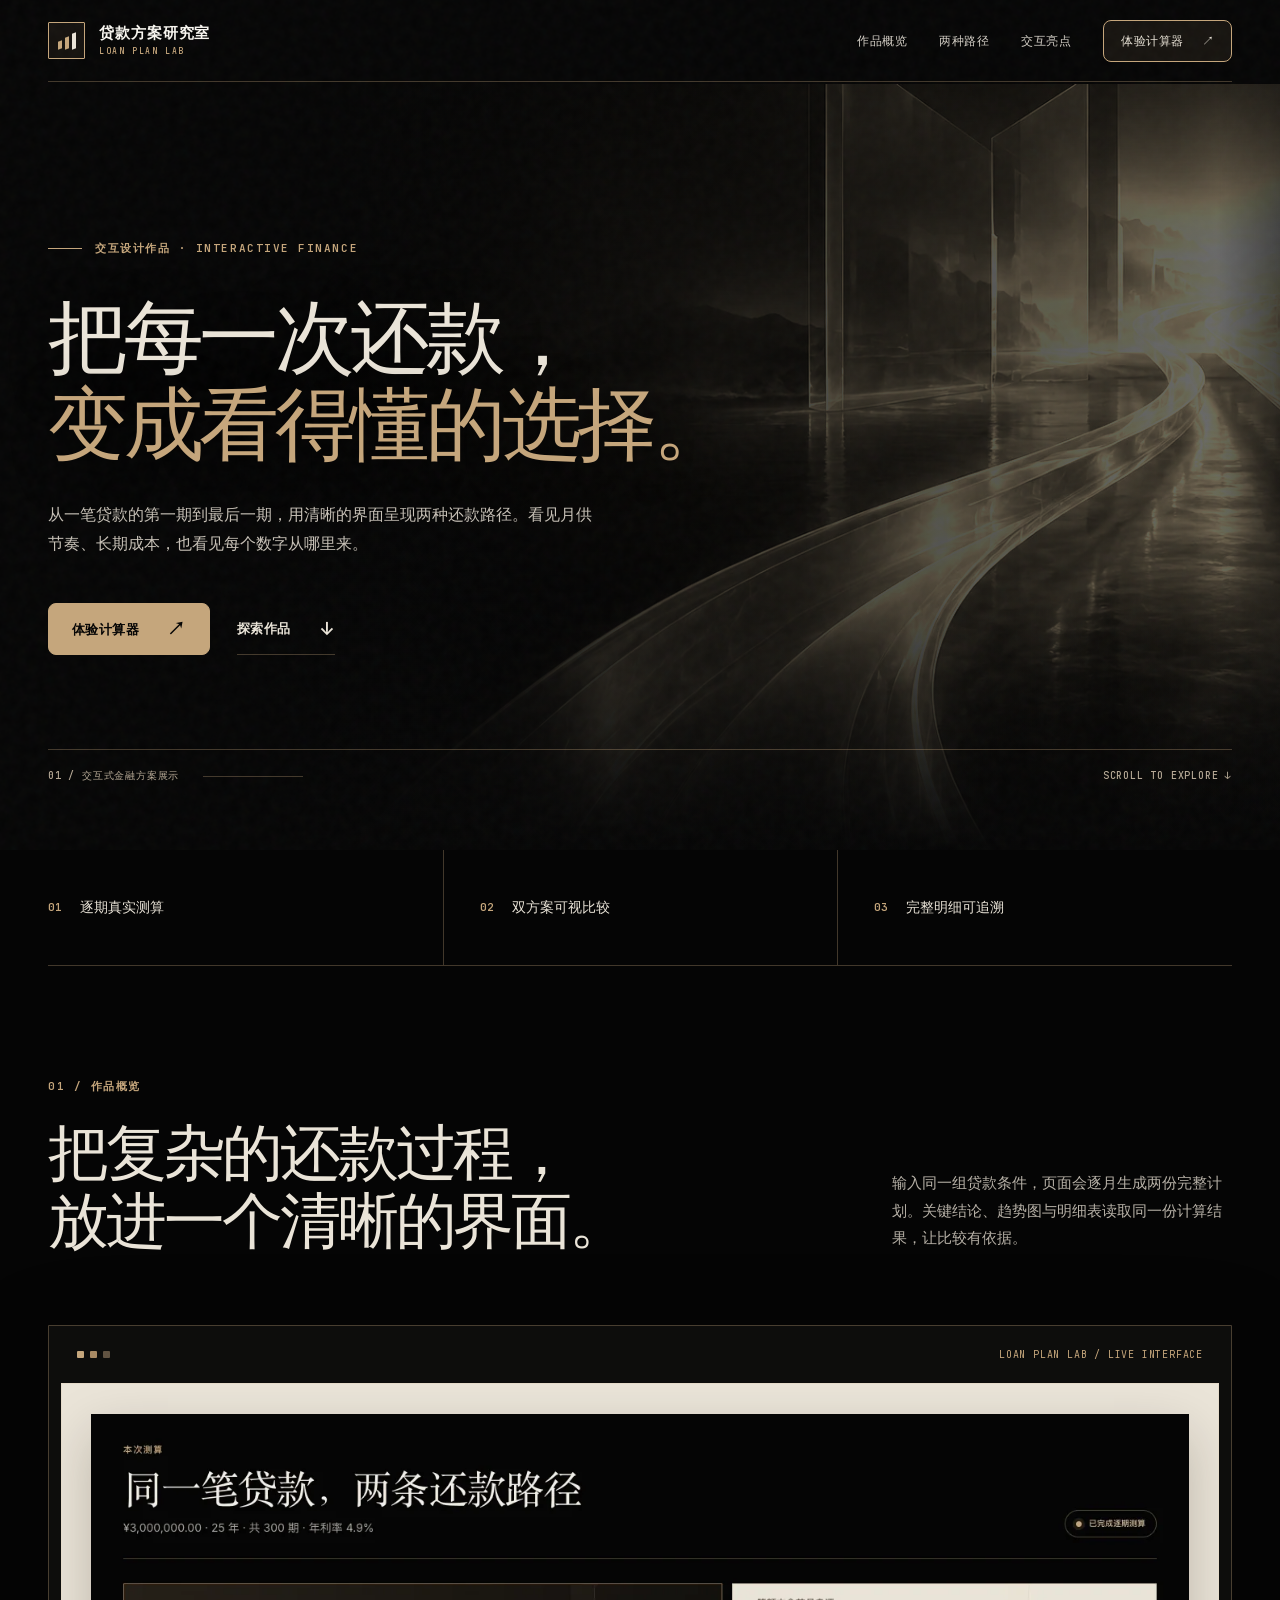
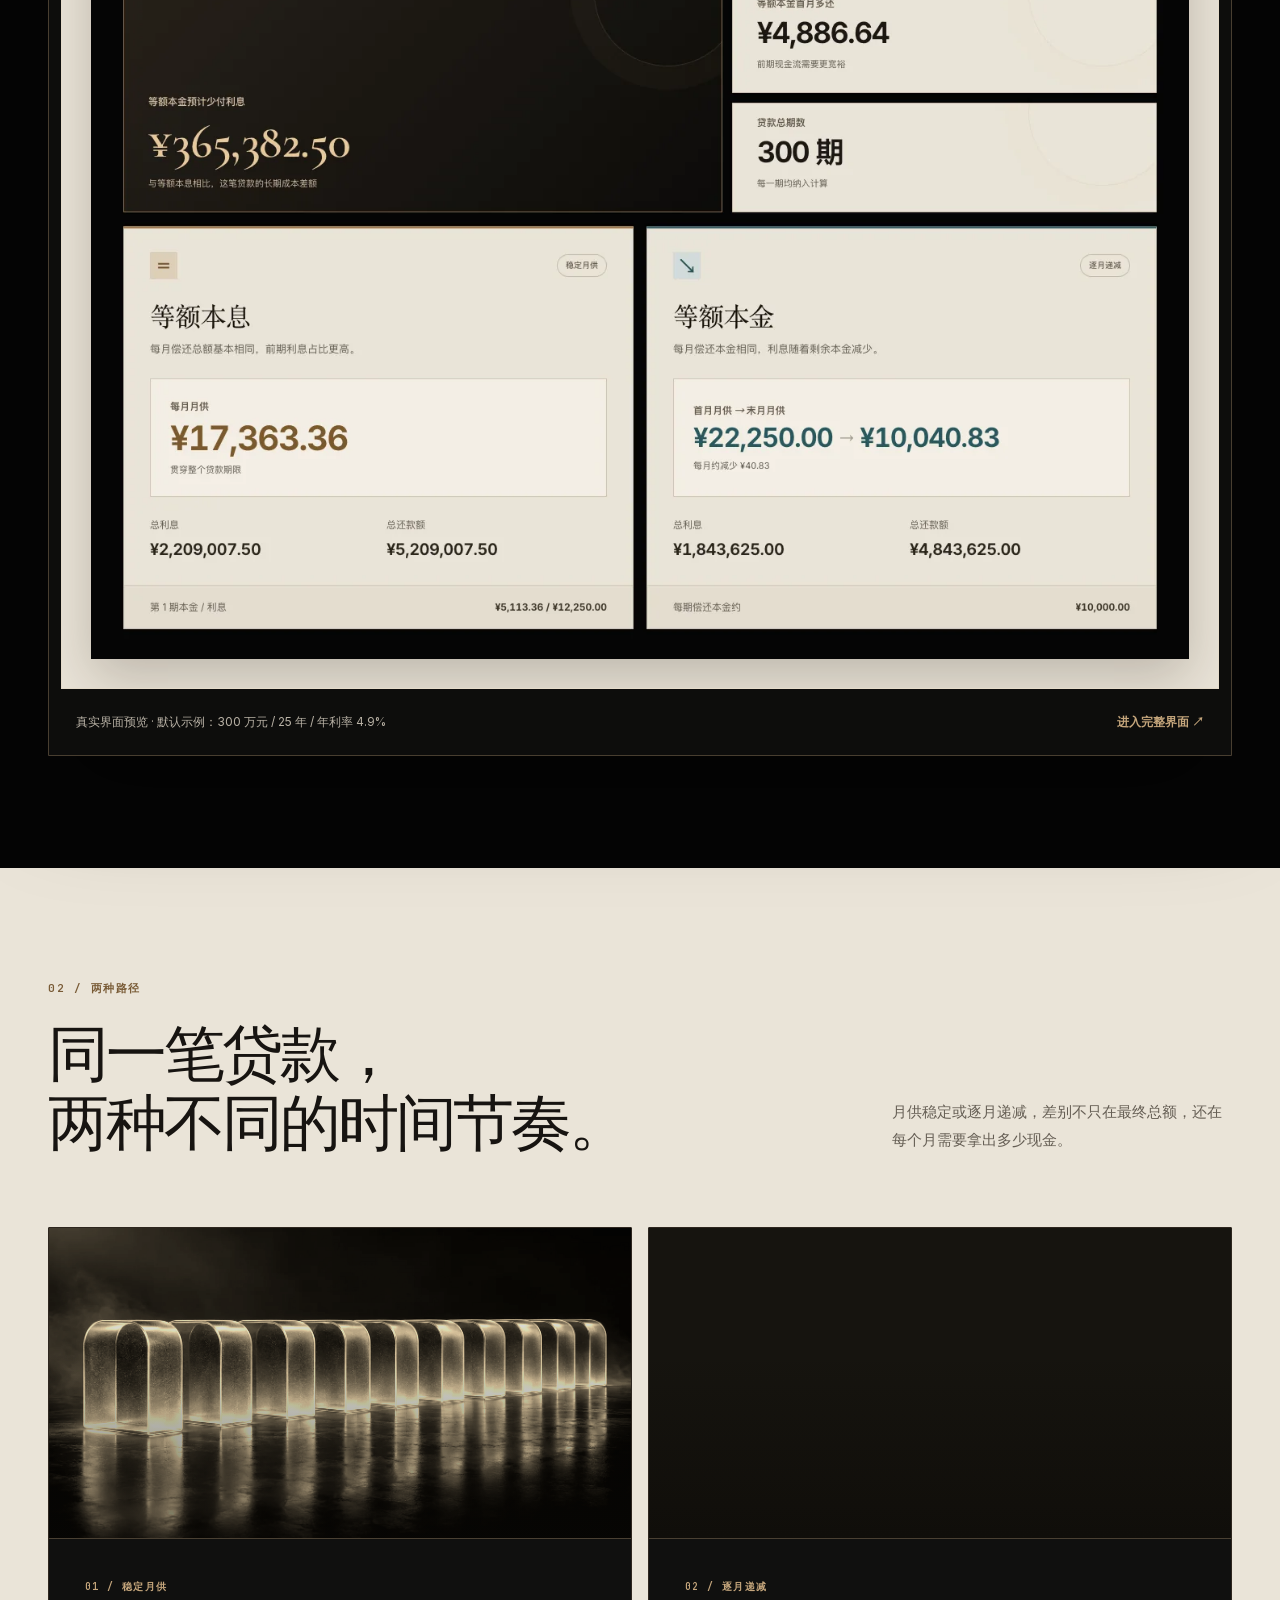
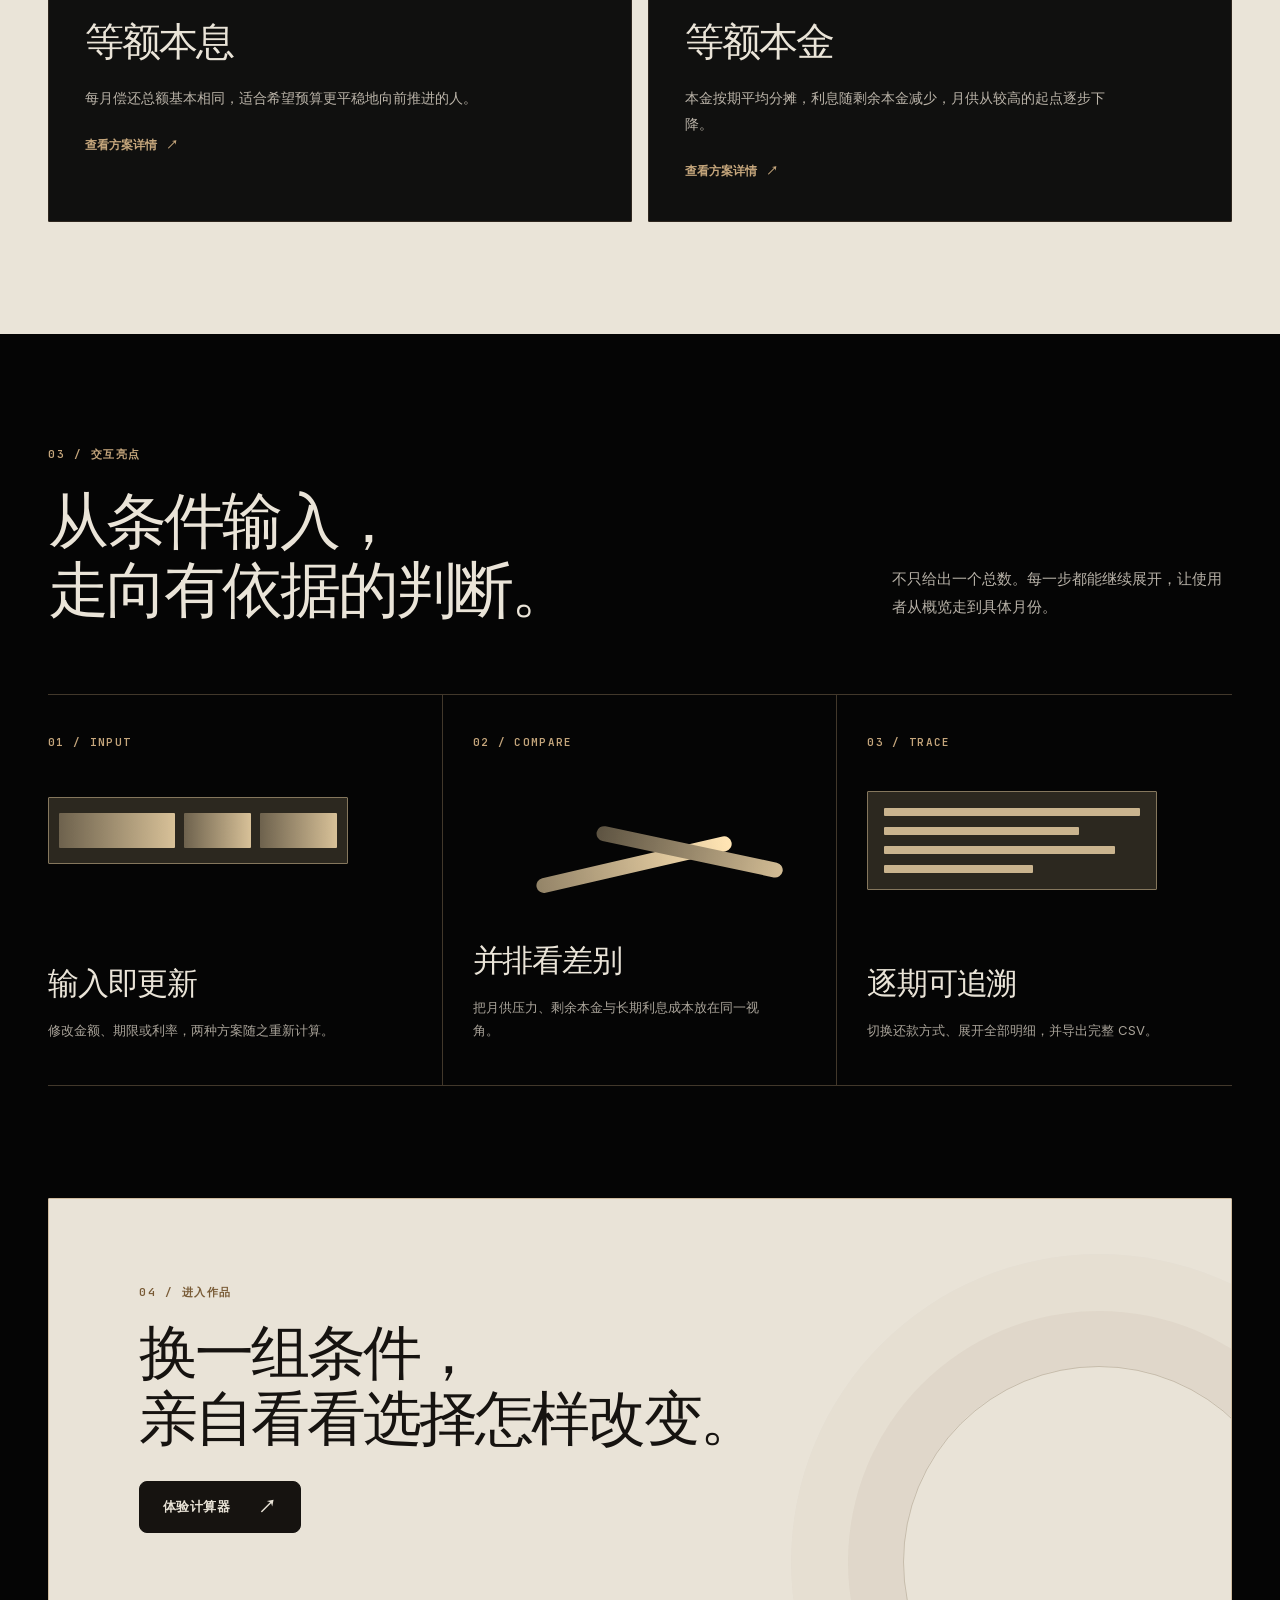
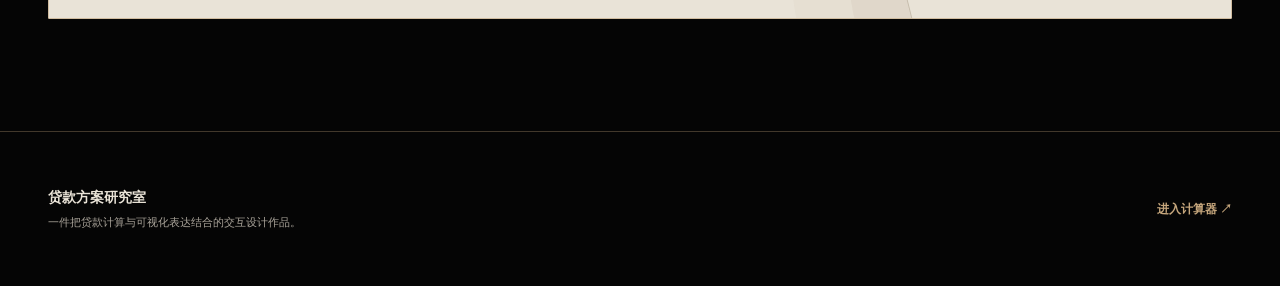
<file: index.html>
<!doctype html>
<html lang="zh-CN">
<head>
  <meta charset="utf-8">
  <meta name="viewport" content="width=device-width, initial-scale=1">
  <meta name="description" content="贷款方案研究室：一件以清晰界面和真实逐期计算，呈现等额本息与等额本金差异的交互设计作品。">
  <title>贷款方案研究室｜交互设计作品</title>
  <link rel="stylesheet" href="landing.css">
  <link rel="stylesheet" href="aureo-fonts.css">
  <link rel="stylesheet" href="aureo-landing.css">
  <script src="assets/vendor/gsap.min.js" defer></script>
  <script src="assets/vendor/ScrollTrigger.min.js" defer></script>
  <script src="js/landing.js" defer></script>
</head>
<body>
  <header class="site-header">
    <div class="container header-inner">
      <a class="brand" href="#top" aria-label="贷款方案研究室，返回页面顶部">
        <span class="brand-mark" aria-hidden="true"><i></i><i></i><i></i></span>
        <span><strong>贷款方案研究室</strong><small>LOAN PLAN LAB</small></span>
      </a>
      <nav class="header-nav" aria-label="页面导航">
        <a href="#overview">作品概览</a>
        <a href="#methods">两种路径</a>
        <a href="#highlights">交互亮点</a>
        <a class="header-cta" href="calculator.html#input-title">体验计算器 <span aria-hidden="true">↗</span></a>
      </nav>
    </div>
  </header>

  <section class="landing-hero" id="top" aria-labelledby="hero-title">
    <img class="hero-art" src="assets/landing-hero.webp" alt="" fetchpriority="high" decoding="async">
    <div class="container hero-inner">
      <div class="hero-copy">
        <p class="eyebrow light">交互设计作品 · INTERACTIVE FINANCE</p>
        <h1 id="hero-title">把每一次还款，<br><em>变成看得懂的选择。</em></h1>
        <p class="hero-lead">从一笔贷款的第一期到最后一期，用清晰的界面呈现两种还款路径。看见月供节奏、长期成本，也看见每个数字从哪里来。</p>
        <div class="hero-actions">
          <a class="button button-primary" href="calculator.html#input-title">体验计算器 <span aria-hidden="true">↗</span></a>
          <a class="button button-ghost" href="#overview">探索作品 <span aria-hidden="true">↓</span></a>
        </div>
      </div>
      <div class="hero-meta" aria-hidden="true"><span>01 / 交互式金融方案展示</span><i class="meta-line"></i><span>SCROLL TO EXPLORE ↓</span></div>
    </div>
  </section>

  <main>
    <div class="container capability-wrap" aria-label="作品能力">
      <div class="capability-strip">
        <div><b>01</b><span>逐期真实测算</span></div>
        <div><b>02</b><span>双方案可视比较</span></div>
        <div><b>03</b><span>完整明细可追溯</span></div>
      </div>
    </div>

    <section class="container overview" id="overview" aria-labelledby="overview-title">
      <div class="section-header" data-reveal>
        <div><p class="eyebrow">01 / 作品概览</p><h2 id="overview-title">把复杂的还款过程，<br>放进一个清晰的界面。</h2></div>
        <p>输入同一组贷款条件，页面会逐月生成两份完整计划。关键结论、趋势图与明细表读取同一份计算结果，让比较有依据。</p>
      </div>
      <figure class="preview-frame" data-reveal>
        <div class="preview-toolbar" aria-hidden="true"><span class="window-dots"><i></i><i></i><i></i></span><span>LOAN PLAN LAB / LIVE INTERFACE</span></div>
        <div class="preview-canvas"><img src="assets/preview-results.webp" alt="计算器在默认示例下展示总利息差额、首月月供差额与两种还款方案卡片" decoding="async"></div>
        <figcaption class="preview-caption"><p>真实界面预览 · 默认示例：300 万元 / 25 年 / 年利率 4.9%</p><a href="calculator.html#results-title">进入完整界面 <span aria-hidden="true">↗</span></a></figcaption>
      </figure>
    </section>

    <section class="methods" id="methods" aria-labelledby="methods-title">
      <div class="container">
        <div class="section-header" data-reveal>
          <div><p class="eyebrow light">02 / 两种路径</p><h2 id="methods-title">同一笔贷款，<br>两种不同的时间节奏。</h2></div>
          <p>月供稳定或逐月递减，差别不只在最终总额，还在每个月需要拿出多少现金。</p>
        </div>
        <div class="method-grid">
          <article class="method-card" data-reveal>
            <div class="method-art"><img src="assets/method-annuity.webp" alt="" decoding="async"></div>
            <div class="method-copy"><span class="method-tag">01 / 稳定月供</span><h3>等额本息</h3><p>每月偿还总额基本相同，适合希望预算更平稳地向前推进的人。</p><a href="calculator.html#results-title">查看方案详情 <span aria-hidden="true">↗</span></a></div>
          </article>
          <article class="method-card" data-reveal>
            <div class="method-art"><img src="assets/method-principal.webp" alt="" decoding="async"></div>
            <div class="method-copy"><span class="method-tag">02 / 逐月递减</span><h3>等额本金</h3><p>本金按期平均分摊，利息随剩余本金减少，月供从较高的起点逐步下降。</p><a href="calculator.html#results-title">查看方案详情 <span aria-hidden="true">↗</span></a></div>
          </article>
        </div>
      </div>
    </section>

    <section class="container highlights" id="highlights" aria-labelledby="highlights-title">
      <div class="section-header" data-reveal>
        <div><p class="eyebrow">03 / 交互亮点</p><h2 id="highlights-title">从条件输入，<br>走向有依据的判断。</h2></div>
        <p>不只给出一个总数。每一步都能继续展开，让使用者从概览走到具体月份。</p>
      </div>
      <div class="feature-grid">
        <article class="feature-card" data-reveal>
          <span class="feature-number">01 / INPUT</span>
          <div class="feature-visual" aria-hidden="true"><div class="visual-input"><i></i><i></i><i></i></div></div>
          <h3>输入即更新</h3><p>修改金额、期限或利率，两种方案随之重新计算。</p>
        </article>
        <article class="feature-card" data-reveal>
          <span class="feature-number">02 / COMPARE</span>
          <div class="feature-visual visual-ribbons" aria-hidden="true"><i></i><i></i></div>
          <h3>并排看差别</h3><p>把月供压力、剩余本金与长期利息成本放在同一视角。</p>
        </article>
        <article class="feature-card" data-reveal>
          <span class="feature-number">03 / TRACE</span>
          <div class="feature-visual" aria-hidden="true"><div class="visual-rows"><i></i><i></i><i></i><i></i></div></div>
          <h3>逐期可追溯</h3><p>切换还款方式、展开全部明细，并导出完整 CSV。</p>
        </article>
      </div>
    </section>

    <section class="container final-cta" aria-labelledby="final-title" data-reveal>
      <p class="eyebrow light">04 / 进入作品</p>
      <h2 id="final-title">换一组条件，<br>亲自看看选择怎样改变。</h2>
      <a class="button button-primary" href="calculator.html#input-title">体验计算器 <span aria-hidden="true">↗</span></a>
    </section>
  </main>

  <footer class="site-footer"><div class="container footer-inner"><div><strong>贷款方案研究室</strong><p>一件把贷款计算与可视化表达结合的交互设计作品。</p></div><a href="calculator.html#input-title">进入计算器 <span aria-hidden="true">↗</span></a></div></footer>
</body>
</html>
</file>
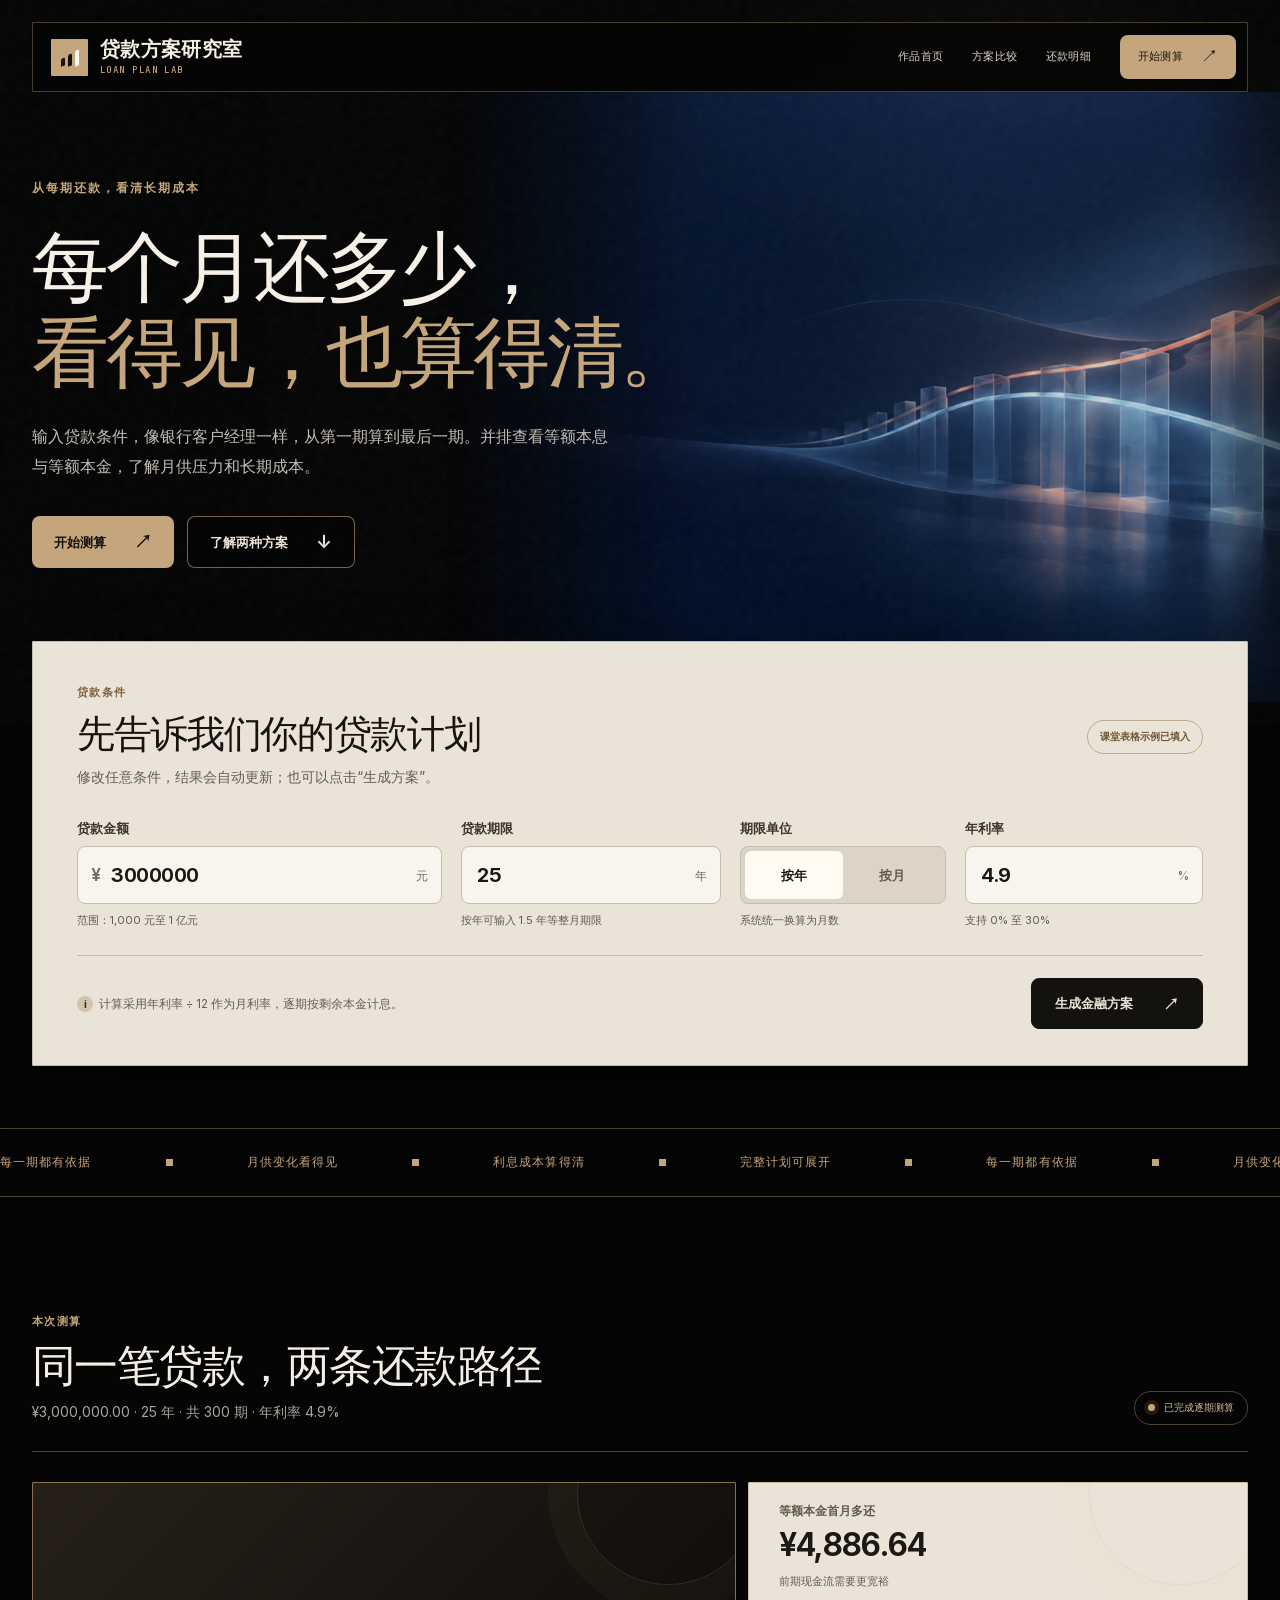
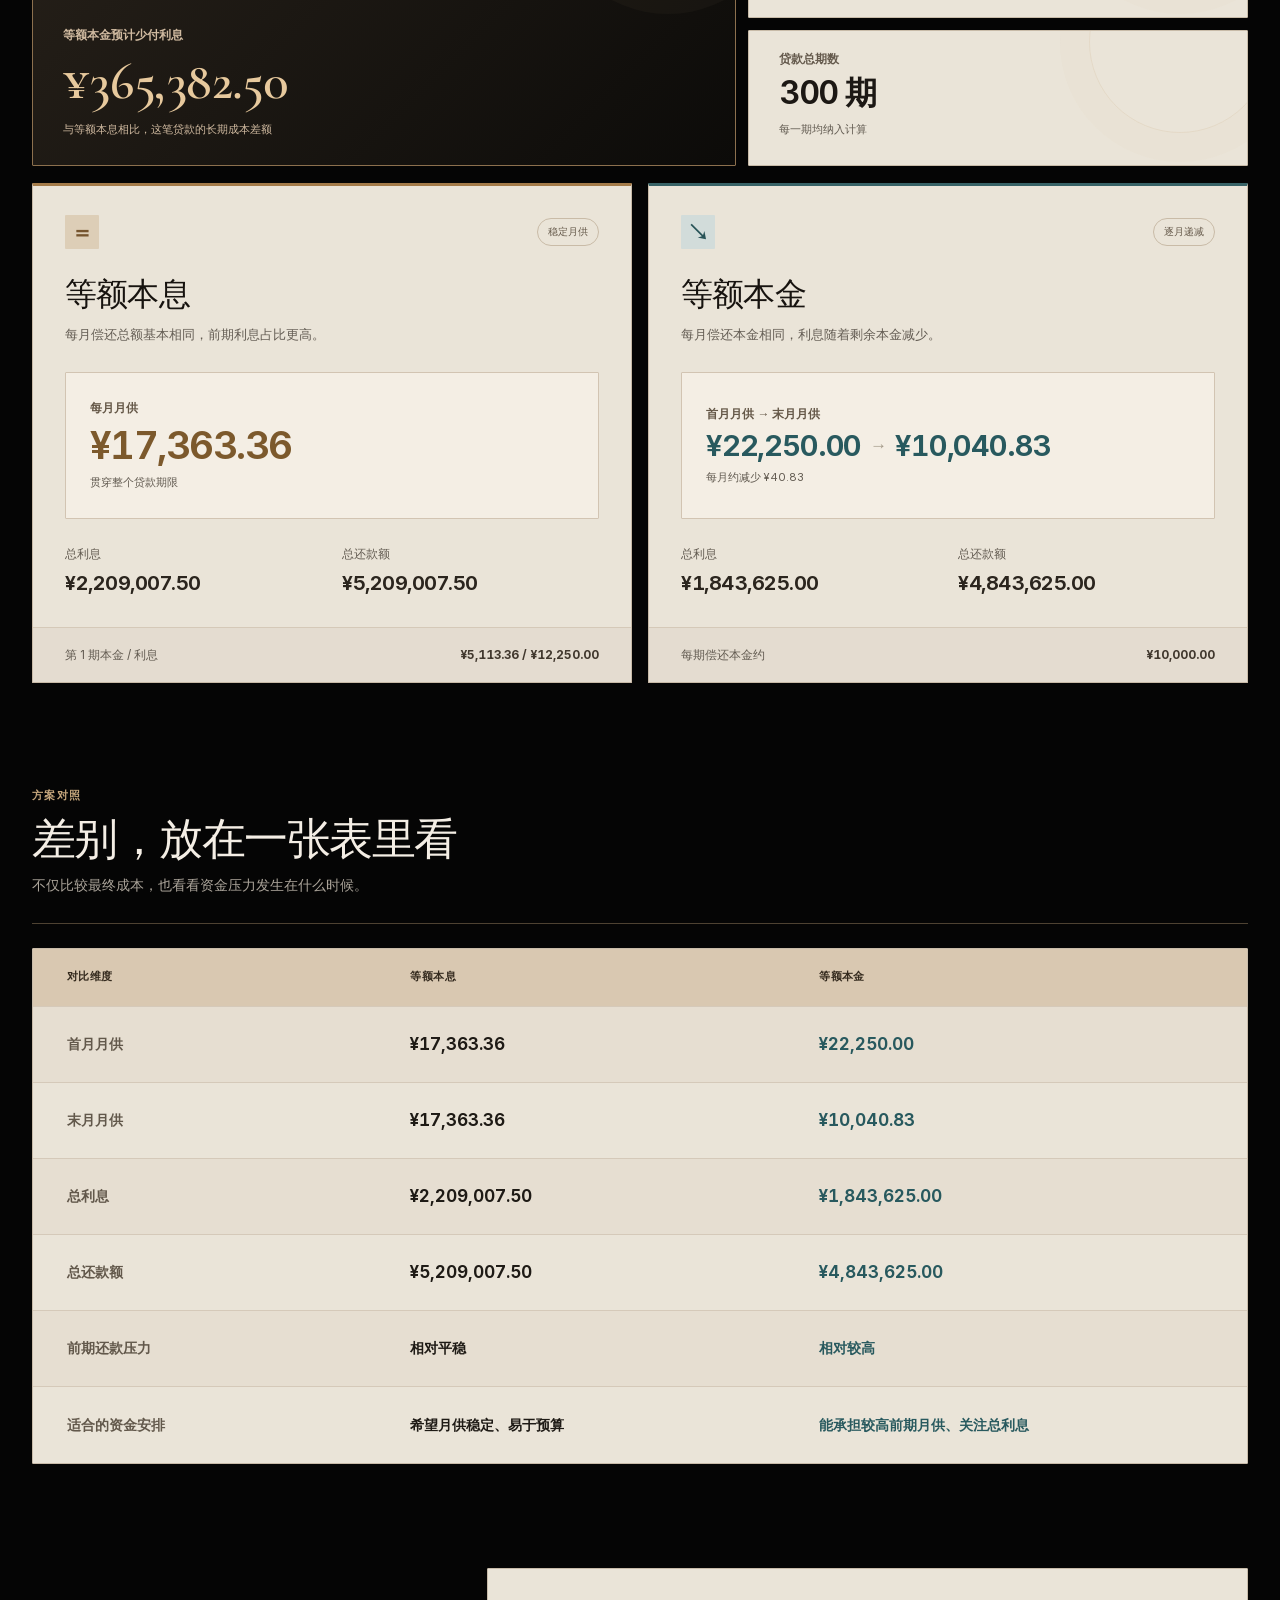
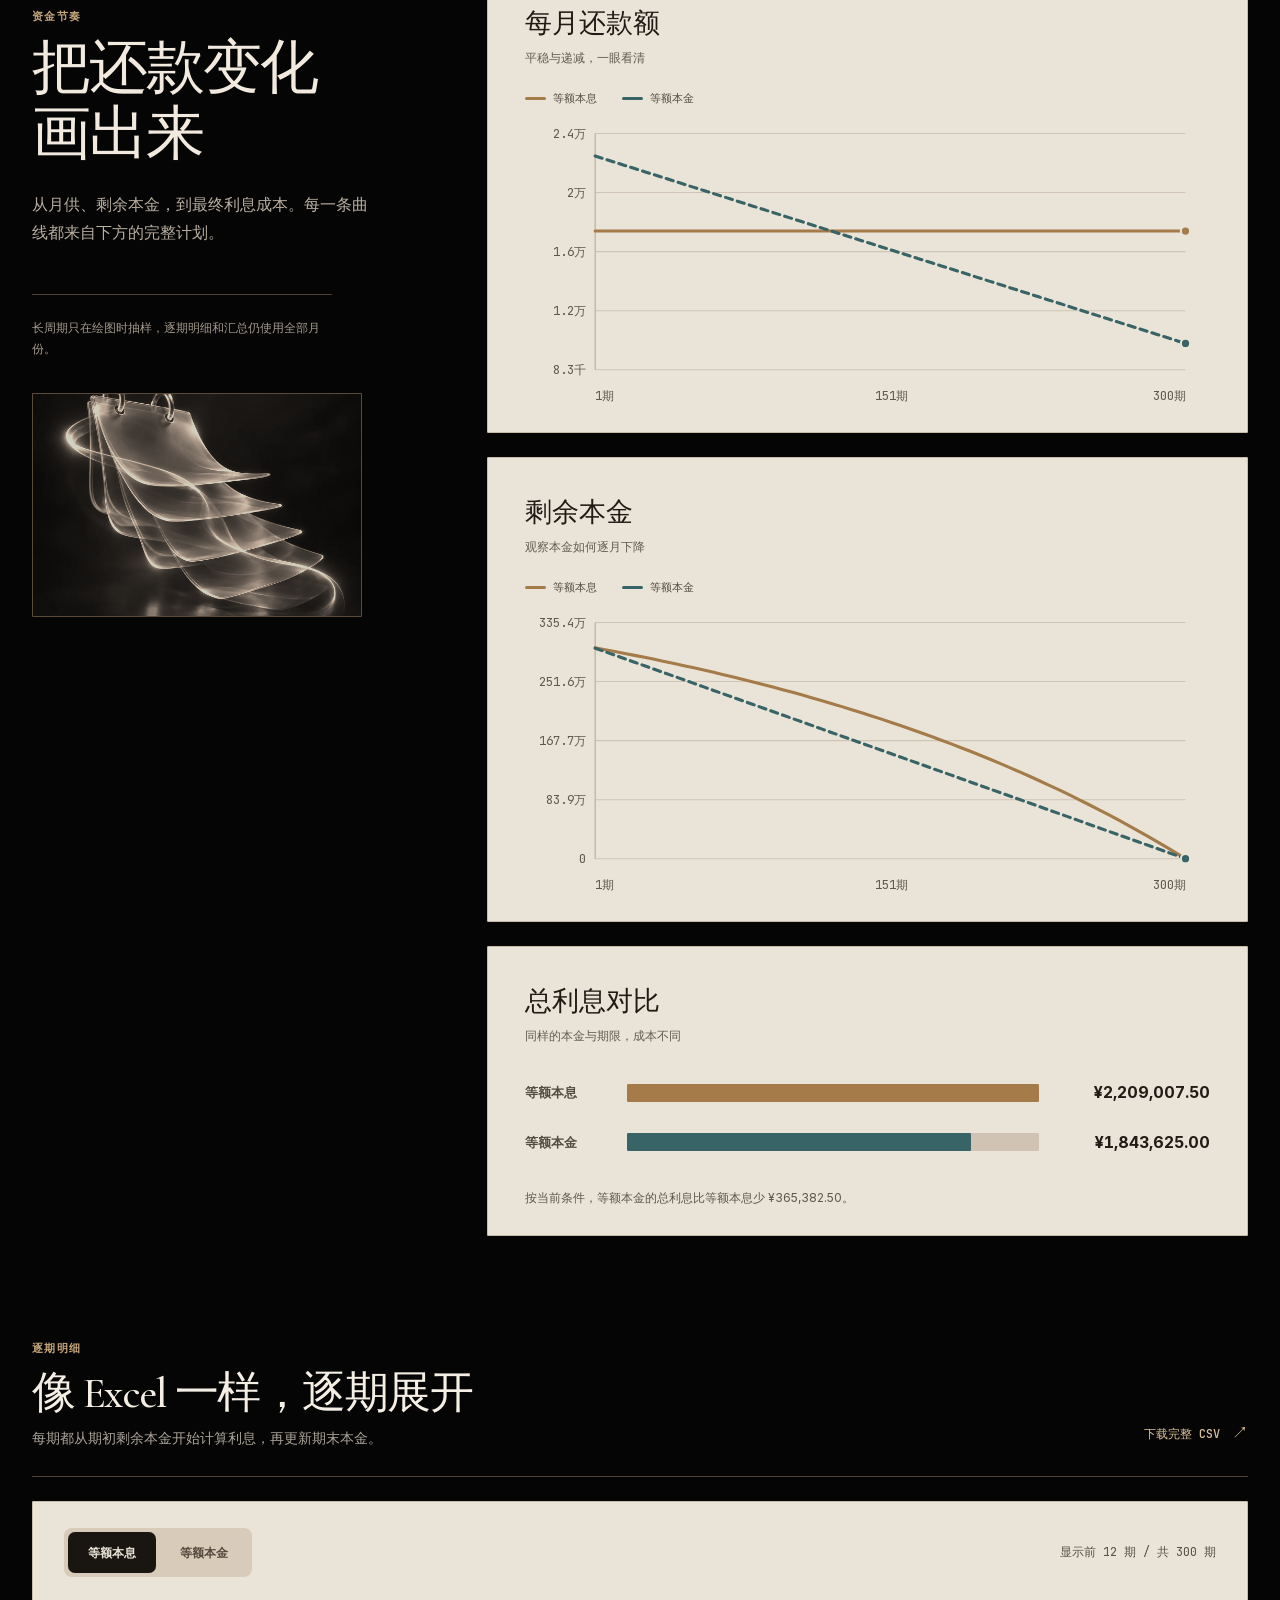
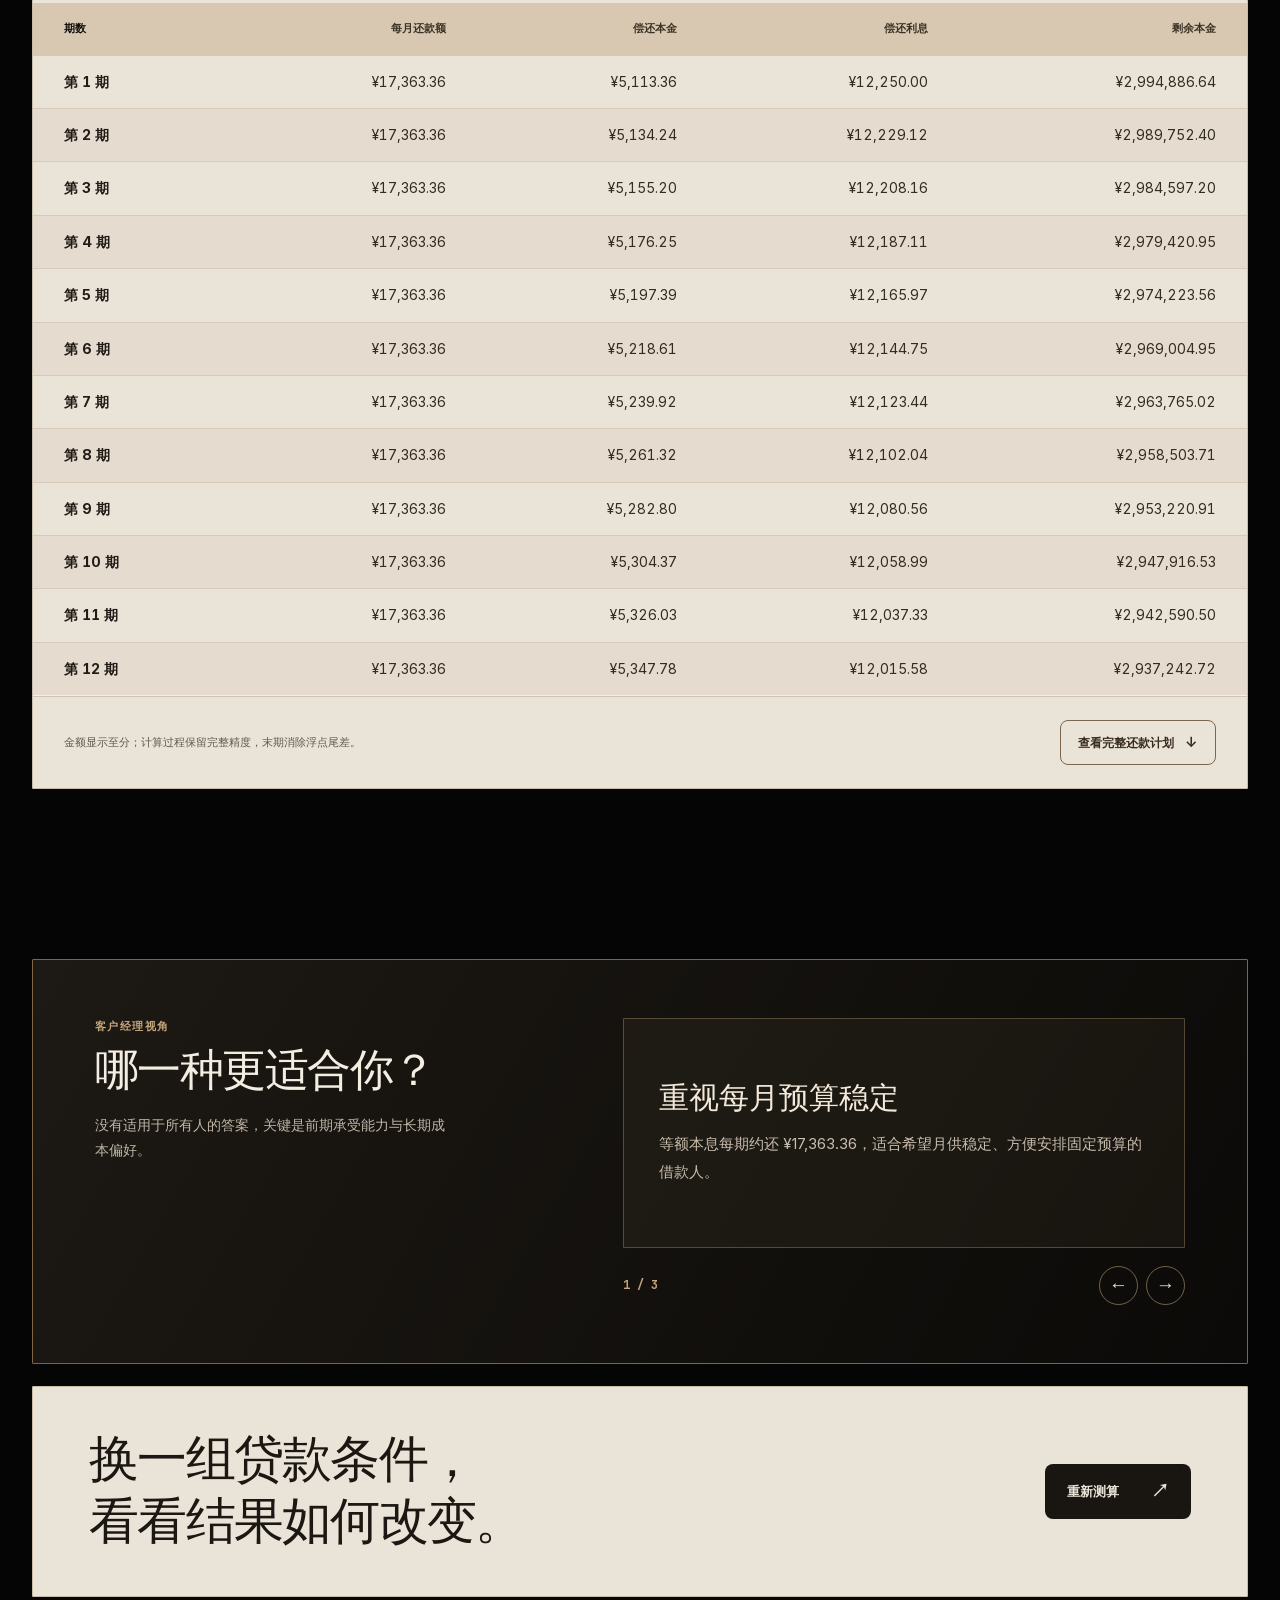
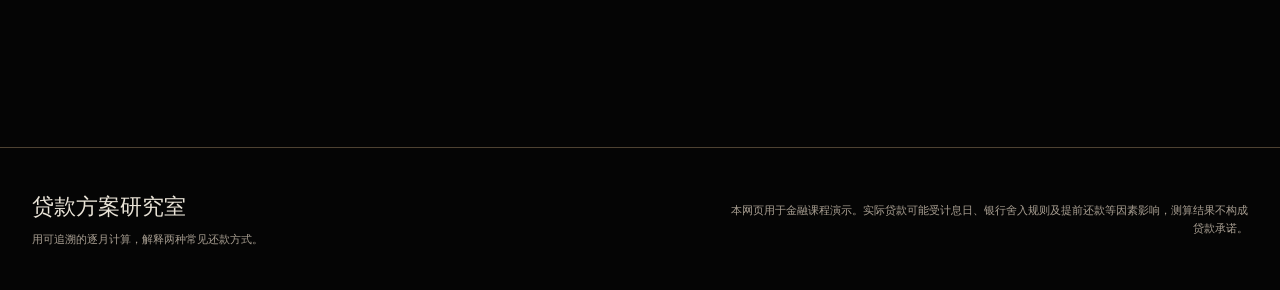
<file: calculator.html>
<!doctype html>
<html lang="zh-CN">
<head>
  <meta charset="utf-8">
  <meta name="viewport" content="width=device-width, initial-scale=1">
  <meta name="description" content="输入贷款金额、期限与年利率，逐月生成等额本息和等额本金还款方案，直观比较月供与总利息。">
  <title>贷款金融方案展示｜贷款方案研究室</title>
  <link rel="stylesheet" href="styles.css">
  <link rel="stylesheet" href="refinement.css">
  <link rel="stylesheet" href="aureo-fonts.css">
  <link rel="stylesheet" href="aureo-theme.css">
  <script src="assets/vendor/gsap.min.js" defer></script>
  <script src="assets/vendor/ScrollTrigger.min.js" defer></script>
  <script src="js/loan.js" defer></script>
  <script src="js/charts.js" defer></script>
  <script src="js/app.js" defer></script>
  <script src="js/motion.js" defer></script>
</head>
<body>
  <header class="site-header">
    <div class="container header-inner">
      <a class="brand" href="index.html" aria-label="贷款方案研究室，返回作品首页">
        <span class="brand-mark" aria-hidden="true"><i></i><i></i><i></i></span>
        <span><strong>贷款方案研究室</strong><small>LOAN PLAN LAB</small></span>
      </a>
      <nav class="header-nav" aria-label="页面导航">
        <a href="index.html">作品首页</a>
        <a href="#results-title">方案比较</a>
        <a href="#schedule-title">还款明细</a>
        <a class="header-action" href="#input-title">开始测算 <span aria-hidden="true">↗</span></a>
      </nav>
    </div>
  </header>

  <section class="hero" id="top" aria-labelledby="hero-title">
    <div class="hero-art" aria-hidden="true"></div>
    <div class="container hero-inner">
      <div class="hero-copy">
        <div class="eyebrow light">从每期还款，看清长期成本</div>
        <h1 id="hero-title" class="max-w-5xl">每个月还多少，<br><em>看得见，也算得清。</em></h1>
        <p>输入贷款条件，像银行客户经理一样，从第一期算到最后一期。并排查看等额本息与等额本金，了解月供压力和长期成本。</p>
        <div class="hero-actions">
          <a class="hero-action-primary" href="#input-title">开始测算 <span aria-hidden="true">↗</span></a>
          <a class="hero-action-secondary" href="#results-title">了解两种方案 <span aria-hidden="true">↓</span></a>
        </div>
      </div>
    </div>
  </section>

  <main class="page-main">
    <section class="container calculator-wrap" aria-labelledby="input-title">
      <div class="calculator-card">
        <div class="section-heading input-heading">
          <div>
            <span class="section-kicker">贷款条件</span>
            <h2 id="input-title">先告诉我们你的贷款计划</h2>
            <p>修改任意条件，结果会自动更新；也可以点击“生成方案”。</p>
          </div>
          <span class="example-chip">课堂表格示例已填入</span>
        </div>
        <form id="loan-form" novalidate>
          <div class="form-grid">
            <div class="form-field">
              <label for="principal">贷款金额</label>
              <div class="input-shell"><span class="input-prefix">¥</span><input id="principal" name="principal" type="number" min="1000" max="100000000" step="any" inputmode="decimal" value="3000000" aria-describedby="principal-hint principal-error"><span class="input-unit">元</span></div>
              <small class="field-hint" id="principal-hint">范围：1,000 元至 1 亿元</small>
              <small class="field-error" id="principal-error" aria-live="polite"></small>
            </div>
            <div class="form-field">
              <label for="term">贷款期限</label>
              <div class="input-shell"><input id="term" name="term" type="number" min="0.083333" max="600" step="any" inputmode="decimal" value="25" aria-describedby="term-hint term-error"><span class="input-unit" id="term-unit-label">年</span></div>
              <small class="field-hint" id="term-hint">按年可输入 1.5 年等整月期限</small>
              <small class="field-error" id="term-error" aria-live="polite"></small>
            </div>
            <fieldset class="form-field unit-field">
              <legend>期限单位</legend>
              <div class="segmented" role="group" aria-label="期限单位">
                <label><input type="radio" name="termUnit" value="year" checked><span>按年</span></label>
                <label><input type="radio" name="termUnit" value="month"><span>按月</span></label>
              </div>
              <small class="field-hint">系统统一换算为月数</small>
            </fieldset>
            <div class="form-field">
              <label for="annual-rate">年利率</label>
              <div class="input-shell"><input id="annual-rate" name="annualRate" type="number" min="0" max="30" step="any" inputmode="decimal" value="4.9" aria-describedby="rate-hint annualRate-error"><span class="input-unit">%</span></div>
              <small class="field-hint" id="rate-hint">支持 0% 至 30%</small>
              <small class="field-error" id="annualRate-error" aria-live="polite"></small>
            </div>
          </div>
          <div class="form-footer">
            <p><span class="info-icon" aria-hidden="true">i</span> 计算采用年利率 ÷ 12 作为月利率，逐期按剩余本金计息。</p>
            <button class="primary-button" type="submit">生成金融方案 <span aria-hidden="true">↗</span></button>
          </div>
          <p class="form-status" id="form-status" role="status" aria-live="polite"></p>
        </form>
      </div>
    </section>

    <div class="signal-marquee" aria-hidden="true">
      <div class="signal-track">
        <span>每一期都有依据</span><span>月供变化看得见</span><span>利息成本算得清</span><span>完整计划可展开</span>
        <span>每一期都有依据</span><span>月供变化看得见</span><span>利息成本算得清</span><span>完整计划可展开</span>
      </div>
    </div>

    <div id="results" hidden>
      <section class="container results-intro" aria-labelledby="results-title">
        <div class="section-heading">
          <div><span class="section-kicker">本次测算</span><h2 id="results-title">同一笔贷款，两条还款路径</h2><p id="result-context">—</p></div>
          <span class="calculated-badge"><span class="status-dot"></span>已完成逐期测算</span>
        </div>
        <div class="headline-stats" aria-label="本次贷款关键结果">
          <div class="headline-stat"><span>等额本金预计少付利息</span><strong id="interest-saving">—</strong><small>与等额本息相比，这笔贷款的长期成本差额</small></div>
          <div class="headline-stat"><span>等额本金首月多还</span><strong id="first-gap">—</strong><small>前期现金流需要更宽裕</small></div>
          <div class="headline-stat subtle"><span>贷款总期数</span><strong id="total-months">—</strong><small>每一期均纳入计算</small></div>
        </div>
        <div class="plan-grid" aria-label="两种还款方案">
          <article class="plan-card annuity-card" aria-labelledby="annuity-title">
            <div class="plan-top"><div class="plan-icon annuity-icon" aria-hidden="true">＝</div><span class="plan-tag">稳定月供</span></div>
            <h3 id="annuity-title">等额本息</h3>
            <p class="plan-lead">每月偿还总额基本相同，前期利息占比更高。</p>
            <div class="plan-primary"><span>每月月供</span><strong id="annuity-monthly">—</strong><small>贯穿整个贷款期限</small></div>
            <div class="plan-metrics"><div><span>总利息</span><strong id="annuity-interest">—</strong></div><div><span>总还款额</span><strong id="annuity-total">—</strong></div></div>
            <div class="plan-foot"><span>第 1 期本金 / 利息</span><strong id="annuity-split">—</strong></div>
          </article>
          <article class="plan-card principal-card" aria-labelledby="principal-title">
            <div class="plan-top"><div class="plan-icon principal-icon" aria-hidden="true">↘</div><span class="plan-tag">逐月递减</span></div>
            <h3 id="principal-title">等额本金</h3>
            <p class="plan-lead">每月偿还本金相同，利息随着剩余本金减少。</p>
            <div class="plan-primary"><span>首月月供 <i>→</i> 末月月供</span><strong class="range-amount"><span id="principal-first">—</span><b aria-hidden="true">→</b><span id="principal-last">—</span></strong><small id="principal-decline">—</small></div>
            <div class="plan-metrics"><div><span>总利息</span><strong id="principal-interest">—</strong></div><div><span>总还款额</span><strong id="principal-total">—</strong></div></div>
            <div class="plan-foot"><span>每期偿还本金约</span><strong id="principal-fixed">—</strong></div>
          </article>
        </div>
      </section>

      <section class="container content-section" aria-labelledby="comparison-title">
        <div class="section-heading"><div><span class="section-kicker">方案对照</span><h2 id="comparison-title">差别，放在一张表里看</h2><p>不仅比较最终成本，也看看资金压力发生在什么时候。</p></div></div>
        <div class="comparison-card">
          <div class="comparison-row comparison-head"><span>对比维度</span><strong>等额本息</strong><strong>等额本金</strong></div>
          <div class="comparison-row"><span>首月月供</span><strong id="compare-first-annuity">—</strong><strong id="compare-first-principal">—</strong></div>
          <div class="comparison-row"><span>末月月供</span><strong id="compare-last-annuity">—</strong><strong id="compare-last-principal">—</strong></div>
          <div class="comparison-row"><span>总利息</span><strong id="compare-interest-annuity">—</strong><strong id="compare-interest-principal">—</strong></div>
          <div class="comparison-row"><span>总还款额</span><strong id="compare-total-annuity">—</strong><strong id="compare-total-principal">—</strong></div>
          <div class="comparison-row text-row"><span>前期还款压力</span><strong>相对平稳</strong><strong>相对较高</strong></div>
          <div class="comparison-row text-row"><span>适合的资金安排</span><strong>希望月供稳定、易于预算</strong><strong>能承担较高前期月供、关注总利息</strong></div>
        </div>
      </section>

      <section class="container content-section charts-section" aria-labelledby="chart-title">
        <div class="charts-layout">
          <div class="charts-rail">
            <div class="section-heading"><div><span class="section-kicker">资金节奏</span><h2 id="chart-title">把还款变化<br>画出来</h2><p>从月供、剩余本金，到最终利息成本。每一条曲线都来自下方的完整计划。</p></div></div>
            <p class="charts-method">长周期只在绘图时抽样，逐期明细和汇总仍使用全部月份。</p>
            <div class="charts-visual" aria-hidden="true"><img src="assets/chart-chapter.webp" alt="" decoding="async"></div>
          </div>
          <div class="chart-grid">
            <article class="chart-card"><div class="chart-title"><div><h3>每月还款额</h3><p>平稳与递减，一眼看清</p></div></div><div class="chart-legend"><span class="legend-annuity">等额本息</span><span class="legend-principal">等额本金</span></div><div id="payment-chart" class="chart-area"></div></article>
            <article class="chart-card"><div class="chart-title"><div><h3>剩余本金</h3><p>观察本金如何逐月下降</p></div></div><div class="chart-legend"><span class="legend-annuity">等额本息</span><span class="legend-principal">等额本金</span></div><div id="balance-chart" class="chart-area"></div></article>
            <article class="chart-card interest-card"><div class="chart-title"><div><h3>总利息对比</h3><p>同样的本金与期限，成本不同</p></div></div><div id="interest-chart" class="interest-chart"></div><p class="chart-note" id="interest-note">—</p></article>
          </div>
        </div>
      </section>

      <section class="container content-section" aria-labelledby="schedule-title">
        <div class="section-heading schedule-heading"><div><span class="section-kicker">逐期明细</span><h2 id="schedule-title">像 Excel 一样，逐期展开</h2><p>每期都从期初剩余本金开始计算利息，再更新期末本金。</p></div><button class="text-button" id="download-csv" type="button">下载完整 CSV <span aria-hidden="true">↗</span></button></div>
        <div class="schedule-card">
          <div class="schedule-controls"><div class="tabs" role="tablist" aria-label="还款方式"><button id="tab-annuity" class="tab active" type="button" role="tab" aria-selected="true" aria-controls="schedule-panel" data-method="equalPayment">等额本息</button><button id="tab-principal" class="tab" type="button" role="tab" aria-selected="false" aria-controls="schedule-panel" data-method="equalPrincipal">等额本金</button></div><span id="schedule-count">—</span></div>
          <div id="schedule-panel" role="tabpanel" aria-labelledby="tab-annuity"><div class="table-scroll"><table><caption class="sr-only">贷款逐期还款明细</caption><thead><tr><th scope="col">期数</th><th scope="col">每月还款额</th><th scope="col">偿还本金</th><th scope="col">偿还利息</th><th scope="col">剩余本金</th></tr></thead><tbody id="schedule-body"></tbody></table></div></div>
          <div class="schedule-bottom"><p>金额显示至分；计算过程保留完整精度，末期消除浮点尾差。</p><button class="outline-button" id="toggle-schedule" type="button" aria-expanded="false">查看完整还款计划 <span aria-hidden="true">↓</span></button></div>
        </div>
      </section>

      <section class="container interpretation-section" aria-labelledby="interpretation-title">
        <div class="interpretation-header"><span class="section-kicker">客户经理视角</span><h2 id="interpretation-title">哪一种更适合你？</h2><p>没有适用于所有人的答案，关键是前期承受能力与长期成本偏好。</p></div>
        <div class="insight-carousel" role="region" aria-roledescription="轮播" aria-label="方案解读">
          <div class="insight-stage">
            <article class="insight is-active" aria-hidden="false"><h3>重视每月预算稳定</h3><p id="insight-annuity">—</p></article>
            <article class="insight" aria-hidden="true"><h3>希望少付一些利息</h3><p id="insight-principal">—</p></article>
            <article class="insight" aria-hidden="true"><h3>结合自身现金流</h3><p id="insight-decision">—</p></article>
          </div>
          <div class="insight-controls"><span id="insight-position">1 / 3</span><div><button id="insight-prev" type="button" aria-label="上一条解读">←</button><button id="insight-next" type="button" aria-label="下一条解读">→</button></div></div>
        </div>
      </section>

      <section class="container action-section" aria-labelledby="action-title">
        <p>理解每一期，再决定下一步</p>
        <h2 id="action-title">换一组贷款条件，<br>看看结果如何改变。</h2>
        <a href="#input-title">重新测算 <span aria-hidden="true">↗</span></a>
      </section>
    </div>
  </main>

  <footer class="site-footer"><div class="container footer-inner"><div><strong>贷款方案研究室</strong><p>用可追溯的逐月计算，解释两种常见还款方式。</p></div><p>本网页用于金融课程演示。实际贷款可能受计息日、银行舍入规则及提前还款等因素影响，测算结果不构成贷款承诺。</p></div></footer>
</body>
</html>
</file>
<file: landing.css>
@font-face {
  font-family: Satoshi;
  src: url("assets/fonts/Satoshi-Variable.woff2") format("woff2");
  font-style: normal;
  font-weight: 300 900;
  font-display: swap;
}

:root {
  --deep: #071b2e;
  --navy: #102b43;
  --teal: #0a8179;
  --mint: #c9f1e5;
  --ink: #153144;
  --muted: #607783;
  --paper: #f4f8f6;
  --line: #d9e7e3;
}

* { box-sizing: border-box; }
html { scroll-behavior: smooth; scroll-padding-top: 38px; }
body { margin: 0; overflow-x: clip; background: var(--paper); color: var(--ink); font-family: Satoshi, "PingFang SC", "Hiragino Sans GB", "Microsoft YaHei", sans-serif; line-height: 1.6; -webkit-font-smoothing: antialiased; }
button, a { -webkit-tap-highlight-color: transparent; }
a { color: inherit; }
img { display: block; max-width: 100%; }
.container { width: min(1280px, calc(100% - 64px)); margin-inline: auto; }
.eyebrow { margin: 0; color: var(--teal); font-size: 12px; font-weight: 850; letter-spacing: .18em; text-transform: uppercase; }
.eyebrow.light { color: #92dccc; }

.site-header { position: absolute; z-index: 20; inset: 0 0 auto; }
.header-inner { display: flex; align-items: center; justify-content: space-between; gap: 24px; height: 72px; margin-top: 22px; padding: 0 12px 0 18px; border: 1px solid rgba(223, 249, 242, .2); border-radius: 999px; background: rgba(8, 28, 47, .7); box-shadow: 0 18px 50px rgba(2, 13, 27, .23); backdrop-filter: blur(18px); }
.brand { display: inline-flex; align-items: center; gap: 11px; min-width: 0; text-decoration: none; line-height: 1.1; }
.brand strong { display: block; color: #fff; font-size: 16px; white-space: nowrap; }
.brand small { display: block; margin-top: 5px; color: #a4c7cd; font-size: 8px; font-weight: 800; letter-spacing: .23em; white-space: nowrap; }
.brand-mark { display: flex; align-items: flex-end; justify-content: center; gap: 3px; flex: none; width: 38px; height: 38px; padding-bottom: 10px; border-radius: 11px; background: #ebfaf4; }
.brand-mark i { display: block; width: 4px; border-radius: 2px 2px 0 0; background: #178b84; transform: skewY(-20deg); }
.brand-mark i:nth-child(1) { height: 8px; }.brand-mark i:nth-child(2) { height: 12px; }.brand-mark i:nth-child(3) { height: 16px; background: #d2a673; }
.header-nav { display: flex; align-items: center; gap: 31px; }
.header-nav a { color: #d3e7e8; font-size: 12px; font-weight: 750; text-decoration: none; transition: color .25s ease, transform .25s ease; }
.header-nav a:hover { color: #fff; transform: translateY(-1px); }
.header-nav .header-cta { display: inline-flex; align-items: center; gap: 16px; min-height: 45px; padding: 0 18px; border-radius: 999px; background: #effaf3; color: #123e45; box-shadow: 0 4px 16px rgba(3, 16, 28, .15); }
.header-nav .header-cta:hover { color: #123e45; background: #fff; }

.landing-hero { position: relative; isolation: isolate; min-height: 800px; overflow: hidden; background: radial-gradient(circle at 78% 36%, #204d69 0, #0b2a43 43%, #071a2d 83%); color: #fff; }
.landing-hero::before { content: ""; position: absolute; z-index: -1; inset: 0; background: linear-gradient(90deg, rgba(5, 19, 35, .8) 0%, rgba(5, 20, 36, .53) 46%, rgba(5, 20, 36, .1) 100%), linear-gradient(0deg, rgba(5, 20, 36, .48), transparent 36%); }
.landing-hero::after { content: ""; position: absolute; z-index: -1; inset: 0; opacity: .12; pointer-events: none; background-image: url("data:image/svg+xml,%3Csvg viewBox='0 0 140 140' xmlns='http://www.w3.org/2000/svg'%3E%3Cfilter id='n'%3E%3CfeTurbulence type='fractalNoise' baseFrequency='.6' numOctaves='3' stitchTiles='stitch'/%3E%3C/filter%3E%3Crect width='100%25' height='100%25' filter='url(%23n)' opacity='.4'/%3E%3C/svg%3E"); }
.hero-art { position: absolute; z-index: -2; top: 50px; right: -2%; width: min(87%, 1500px); height: calc(100% - 30px); object-fit: cover; object-position: center; mask-image: linear-gradient(90deg, transparent 0%, #000 27%, #000 100%); }
.hero-inner { position: relative; display: flex; align-items: center; min-height: 800px; padding-top: 170px; padding-bottom: 180px; }
.hero-copy { width: min(900px, 79%); }
.hero-copy .eyebrow { display: flex; align-items: center; gap: 13px; }
.hero-copy .eyebrow::before { content: ""; display: block; width: 25px; height: 1px; background: #9ce3d6; }
.hero-copy h1 { margin: 27px 0 25px; font-size: clamp(54px, 5.2vw, 78px); font-weight: 800; line-height: 1.17; letter-spacing: -.074em; text-shadow: 0 14px 45px rgba(2, 15, 28, .28); }
.hero-copy h1 em { color: var(--mint); font-style: normal; }
.hero-lead { max-width: 625px; margin: 0; color: #c5dbe0; font-size: 16px; line-height: 1.9; }
.hero-actions { display: flex; flex-wrap: wrap; gap: 13px; margin-top: 38px; }
.button { display: inline-flex; align-items: center; justify-content: center; gap: 28px; min-height: 54px; padding: 0 24px; border-radius: 10px; font-size: 13px; font-weight: 800; text-decoration: none; white-space: nowrap; transition: transform .3s ease, background .3s ease, box-shadow .3s ease; }
.button:hover { transform: translateY(-3px); }
.button span { font-size: 18px; line-height: 1; }
.button-primary { background: #eaf9f0; color: #103d42; box-shadow: 0 16px 34px rgba(4, 17, 29, .23); }
.button-primary:hover { background: #fff; }
.button-ghost { border: 1px solid rgba(229, 250, 244, .45); background: rgba(8, 29, 47, .46); color: #fff; }
.button-ghost:hover { background: rgba(241, 255, 250, .15); }
.hero-meta { position: absolute; right: 0; bottom: 92px; left: 0; display: flex; align-items: center; justify-content: space-between; gap: 24px; color: #a6c5cb; font-size: 11px; font-weight: 750; letter-spacing: .13em; }
.hero-meta .meta-line { width: 100px; height: 1px; margin-right: auto; background: rgba(192, 226, 226, .35); }

.capability-wrap { position: relative; z-index: 3; margin-top: -51px; }
.capability-strip { display: grid; grid-template-columns: repeat(3, 1fr); min-height: 102px; overflow: hidden; border: 1px solid #d7e9e2; border-radius: 19px; background: #f7fcf9; box-shadow: 0 28px 70px rgba(14, 53, 60, .13); }
.capability-strip > div { display: flex; align-items: center; justify-content: center; gap: 15px; padding: 20px; color: #1e4d53; font-size: 13px; font-weight: 800; }
.capability-strip > div + div { border-left: 1px solid #e0ece7; }
.capability-strip b { color: #2c9c8d; font-size: 13px; font-weight: 850; }

.section-header { display: grid; grid-template-columns: minmax(0, 1.2fr) minmax(260px, .65fr); align-items: end; gap: 55px; }
.section-header h2 { max-width: 770px; margin: 20px 0 0; color: #102d3e; font-size: clamp(38px, 4.25vw, 59px); font-weight: 780; line-height: 1.2; letter-spacing: -.061em; }
.section-header p:last-child { max-width: 440px; margin: 0 0 6px; color: var(--muted); font-size: 15px; line-height: 1.9; }
.overview { padding-top: 125px; padding-bottom: 158px; }
.preview-frame { margin: 55px 0 0; padding: 16px; border: 1px solid rgba(204, 236, 230, .19); border-radius: 25px; background: #0b2638; box-shadow: 0 36px 90px rgba(18, 55, 62, .17); }
.preview-toolbar { display: flex; align-items: center; justify-content: space-between; height: 42px; padding: 0 16px 13px; color: #a6c8cc; font-size: 10px; letter-spacing: .12em; }
.window-dots { display: inline-flex; gap: 6px; }.window-dots i { width: 7px; height: 7px; border-radius: 50%; background: #4d7380; }.window-dots i:first-child { background: #d9aa82; }.window-dots i:nth-child(2) { background: #8ecbb9; }
.preview-canvas { padding: clamp(10px, 2.1vw, 28px); overflow: hidden; border-radius: 15px; background: radial-gradient(circle at 15% 20%, #dff2ea, transparent 35%), #eaf2ee; }
.preview-canvas img { width: 100%; height: auto; border-radius: 8px; box-shadow: 0 18px 50px rgba(17, 55, 66, .15); }
.preview-caption { display: flex; align-items: center; justify-content: space-between; gap: 24px; padding: 19px 14px 6px; color: #b7d1d3; font-size: 12px; }
.preview-caption p { margin: 0; }.preview-caption a { color: #d7f9e9; font-weight: 800; text-decoration: none; white-space: nowrap; }.preview-caption a:hover { text-decoration: underline; }

.methods { padding: 142px 0 150px; background: radial-gradient(circle at 84% 10%, #154354, transparent 36%), linear-gradient(130deg, #0a2235, #091c30); }
.methods .section-header h2 { color: #f6fffb; }.methods .section-header p:last-child { color: #b3cbd0; }
.method-grid { display: grid; grid-template-columns: repeat(2, minmax(0, 1fr)); gap: 20px; margin-top: 56px; }
.method-card { min-width: 0; overflow: hidden; border: 1px solid rgba(220, 247, 238, .16); border-radius: 22px; background: rgba(255, 255, 255, .055); transition: transform .45s cubic-bezier(.16, 1, .3, 1), box-shadow .45s ease; }
.method-card:hover { transform: translateY(-6px); box-shadow: 0 32px 55px rgba(2, 13, 27, .25); }
.method-art { position: relative; height: 320px; overflow: hidden; background: #102d46; }
.method-art img { width: 100%; height: 100%; object-fit: cover; }
.method-art::after { content: ""; position: absolute; inset: 40% 0 0; background: linear-gradient(0deg, rgba(8, 27, 44, .37), transparent); pointer-events: none; }
.method-copy { padding: 31px 34px 36px; }
.method-tag { color: #9bded4; font-size: 11px; font-weight: 850; letter-spacing: .14em; }
.method-copy h3 { margin: 13px 0 9px; color: #fff; font-size: 31px; letter-spacing: -.04em; }
.method-copy p { max-width: 440px; margin: 0; color: #bfd4d8; font-size: 14px; line-height: 1.85; }
.method-copy a { display: inline-flex; align-items: center; gap: 9px; margin-top: 24px; color: #e1f8ed; font-size: 12px; font-weight: 800; text-decoration: none; }.method-copy a:hover { text-decoration: underline; }

.highlights { padding-top: 152px; padding-bottom: 160px; }
.feature-grid { display: grid; grid-template-columns: repeat(3, minmax(0, 1fr)); gap: 18px; margin-top: 57px; }
.feature-card { display: flex; flex-direction: column; min-height: 370px; overflow: hidden; padding: 30px; border: 1px solid #dce9e5; border-radius: 19px; background: #fff; box-shadow: 0 19px 47px rgba(22, 65, 69, .045); }
.feature-card:nth-child(2) { background: #e7f3ee; }
.feature-card:nth-child(3) { background: #e9edf7; }
.feature-number { color: #138a7e; font-size: 12px; font-weight: 850; letter-spacing: .17em; }
.feature-card h3 { margin: auto 0 9px; color: #17384a; font-size: 25px; letter-spacing: -.04em; }
.feature-card p { max-width: 300px; margin: 0; color: #66808a; font-size: 13px; line-height: 1.8; }
.feature-visual { position: relative; height: 118px; margin-top: 25px; }
.visual-input { display: grid; grid-template-columns: 1.2fr .7fr .8fr; align-items: center; gap: 9px; width: 100%; max-width: 300px; height: 67px; margin-top: 20px; padding: 10px; border: 1px solid #d6e8e2; border-radius: 12px; background: #f4faf6; box-shadow: 0 15px 30px rgba(10, 84, 79, .08); }
.visual-input i { height: 35px; border-radius: 7px; background: linear-gradient(100deg, #c9e9dc, #e9f7ee); }.visual-input i:first-child { background: linear-gradient(100deg, #8acbbd, #d7f2e7); }
.visual-ribbons { display: flex; align-items: center; justify-content: center; width: 100%; height: 100%; }.visual-ribbons i { width: 60%; height: 15px; border-radius: 999px; background: linear-gradient(90deg, #8bc5bc, #087f76); transform: rotate(-13deg) translate(16px, 11px); box-shadow: 0 19px 29px rgba(9, 91, 89, .15); }.visual-ribbons i + i { width: 57%; margin-left: -43%; background: linear-gradient(90deg, #adb8ee, #6677d8); transform: rotate(12deg) translate(20px, -10px); }
.visual-rows { display: grid; gap: 11px; max-width: 290px; margin-top: 14px; padding: 16px; border: 1px solid #d9dff0; border-radius: 12px; background: rgba(255, 255, 255, .7); }.visual-rows i { height: 8px; border-radius: 999px; background: #c5cfe7; }.visual-rows i:nth-child(2) { width: 76%; }.visual-rows i:nth-child(3) { width: 90%; }.visual-rows i:nth-child(4) { width: 58%; }

.final-cta { position: relative; overflow: hidden; margin-bottom: 145px; padding: 78px 88px; border-radius: 24px; background: radial-gradient(circle at 83% 11%, #236269 0%, transparent 37%), linear-gradient(110deg, #0a2d3b, #0a2034); box-shadow: 0 28px 55px rgba(10, 42, 56, .16); }
.final-cta::after { content: ""; position: absolute; right: -64px; bottom: -140px; width: 390px; height: 390px; border: 1px solid rgba(207, 247, 233, .13); border-radius: 50%; box-shadow: 0 0 0 55px rgba(207, 247, 233, .035), 0 0 0 112px rgba(207, 247, 233, .025); }
.final-cta h2 { position: relative; z-index: 1; max-width: 800px; margin: 20px 0 27px; color: #fff; font-size: clamp(38px, 4.15vw, 58px); line-height: 1.2; letter-spacing: -.06em; }
.final-cta .button { position: relative; z-index: 1; }
.site-footer { padding: 40px 0; background: #091d2f; color: #abc2c8; }
.footer-inner { display: flex; align-items: center; justify-content: space-between; gap: 28px; }
.footer-inner strong { display: block; color: #fff; font-size: 14px; }.footer-inner p { margin: 6px 0 0; font-size: 11px; }.footer-inner a { color: #d9f7e9; font-size: 12px; font-weight: 800; text-decoration: none; }.footer-inner a:hover { text-decoration: underline; }

a:focus-visible { outline: 3px solid #8bd8c8; outline-offset: 4px; }

@media (max-width: 900px) {
  .container { width: min(100% - 44px, 760px); }
  .header-nav { gap: 18px; }
  .hero-copy { width: 89%; }.hero-copy h1 { font-size: clamp(48px, 6vw, 65px); }
  .hero-art { right: -23%; width: 115%; }
  .section-header { grid-template-columns: 1fr; gap: 18px; }.section-header p:last-child { max-width: 640px; }
  .method-art { height: 270px; }
  .feature-card { padding: 24px; }
  .final-cta { padding: 65px; }
}

@media (max-width: 680px) {
  .container { width: min(100% - 32px, 540px); }
  .header-inner { height: 60px; margin-top: 14px; padding: 0 7px 0 12px; }
  .brand-mark { width: 32px; height: 32px; }.brand strong { font-size: 13px; }.brand small { font-size: 7px; }
  .header-nav > a:not(.header-cta) { display: none; }.header-nav .header-cta { min-height: 39px; gap: 6px; padding-inline: 12px; font-size: 10px; }
  .landing-hero, .hero-inner { min-height: 680px; }
  .hero-inner { align-items: flex-start; padding-top: 154px; padding-bottom: 130px; }
  .hero-art { top: 130px; right: -62%; width: 170%; height: 520px; opacity: .73; mask-image: linear-gradient(90deg, transparent, #000 43%, #000); }
  .hero-copy { width: 100%; }
  .hero-copy .eyebrow { font-size: 10px; letter-spacing: .12em; }.hero-copy .eyebrow::before { width: 17px; }
  .hero-copy h1 { margin: 23px 0 20px; font-size: clamp(37px, 9.5vw, 52px); line-height: 1.25; }
  .hero-lead { max-width: 440px; font-size: 13px; line-height: 1.8; }
  .hero-actions { gap: 9px; margin-top: 28px; }.button { min-height: 47px; gap: 12px; padding-inline: 15px; font-size: 11px; }.button span { font-size: 15px; }
  .hero-meta { bottom: 78px; font-size: 9px; }.hero-meta .meta-line { display: none; }.hero-meta span:last-child { display: none; }
  .capability-wrap { margin-top: -38px; }.capability-strip { min-height: 76px; border-radius: 14px; }.capability-strip > div { flex-direction: column; gap: 3px; padding: 14px 5px; font-size: 10px; }.capability-strip b { font-size: 10px; }
  .overview { padding-top: 100px; padding-bottom: 108px; }
  .section-header h2 { margin-top: 14px; font-size: clamp(34px, 8vw, 44px); }.section-header p:last-child { font-size: 13px; line-height: 1.8; }
  .preview-frame { margin-top: 31px; padding: 8px; border-radius: 16px; }.preview-toolbar { height: 30px; padding: 0 8px 6px; font-size: 8px; }.preview-canvas { padding: 7px; border-radius: 9px; }.preview-canvas img { border-radius: 5px; }
  .preview-caption { align-items: flex-start; flex-direction: column; gap: 8px; padding: 13px 8px 8px; font-size: 10px; }.preview-caption a { font-size: 10px; }
  .methods { padding: 105px 0 110px; }.method-grid { grid-template-columns: 1fr; gap: 14px; margin-top: 34px; }.method-art { height: 255px; }.method-copy { padding: 24px 25px 28px; }.method-copy h3 { font-size: 27px; }.method-copy p { font-size: 12px; }
  .highlights { padding-top: 110px; padding-bottom: 115px; }.feature-grid { grid-template-columns: 1fr; gap: 13px; margin-top: 35px; }.feature-card { min-height: 270px; padding: 25px; }.feature-visual { height: 93px; margin-top: 14px; }.feature-card h3 { font-size: 23px; }
  .final-cta { margin-bottom: 100px; padding: 48px 28px; border-radius: 18px; }.final-cta h2 { font-size: 35px; }.final-cta::after { right: -200px; }
  .footer-inner { align-items: flex-start; flex-direction: column; gap: 15px; }
}

@media (max-width: 380px) {
  .brand strong { font-size: 12px; }.header-nav .header-cta { padding-inline: 9px; }
  .hero-copy h1 { font-size: 35px; }
  .hero-actions { align-items: flex-start; flex-direction: column; }
}

@media (prefers-reduced-motion: reduce) {
  html { scroll-behavior: auto; }
  *, *::before, *::after { animation-duration: .01ms !important; transition-duration: .01ms !important; }
}
</file>
<file: aureo-fonts.css>
@font-face {
  font-family: "Aureo Display";
  font-style: normal;
  font-weight: 400 700;
  font-display: swap;
  src: url("./assets/fonts/CormorantGaramond-Latin-Variable.woff2") format("woff2");
}

@font-face {
  font-family: "Aureo Body";
  font-style: normal;
  font-weight: 400 700;
  font-display: swap;
  src: url("./assets/fonts/Inter-Latin-Variable.woff2") format("woff2");
}

@font-face {
  font-family: "Aureo Mono";
  font-style: normal;
  font-weight: 400 700;
  font-display: swap;
  src: url("./assets/fonts/JetBrainsMono-Latin-Variable.woff2") format("woff2");
}
</file>
<file: aureo-landing.css>
/* AUREO-inspired editorial skin for the existing portfolio landing page.
   Content, anchors, illustrations and interaction markup stay in index.html. */
:root {
  --aureo-black: #050505;
  --aureo-panel: #10100f;
  --aureo-gold: #c5a67c;
  --aureo-cream: #eae4d8;
  --aureo-white: #f8f6f0;
  --aureo-muted: #aaa69e;
  --aureo-rule: rgba(197, 166, 124, .32);
  --aureo-display: "Aureo Display", "Songti SC", "STSong", "Noto Serif CJK SC", Georgia, serif;
  --aureo-body: "Aureo Body", "PingFang SC", "Hiragino Sans GB", "Microsoft YaHei", sans-serif;
  --aureo-mono: "Aureo Mono", "SFMono-Regular", Consolas, monospace;
}

html { scroll-padding-top: 96px; }
body { background: var(--aureo-black); color: var(--aureo-white); font-family: var(--aureo-body); }
.container { width: min(1300px, calc(100% - 96px)); }
.eyebrow, .eyebrow.light { color: var(--aureo-gold); font-family: var(--aureo-mono), var(--aureo-body); font-size: 11px; font-weight: 600; letter-spacing: .14em; }

/* The first viewport reads like an editorial cover. */
.site-header { inset: 0 0 auto; }
.header-inner { height: 82px; margin-top: 0; padding: 0; border: 0; border-bottom: 1px solid var(--aureo-rule); border-radius: 0; background: transparent; box-shadow: none; backdrop-filter: none; }
.brand { gap: 14px; }
.brand strong { color: var(--aureo-white); font-size: 15px; font-weight: 600; letter-spacing: .06em; }
.brand small { color: var(--aureo-gold); font-family: var(--aureo-mono); font-size: 8px; font-weight: 600; letter-spacing: .2em; }
.brand-mark { width: 37px; height: 37px; padding-bottom: 9px; border: 1px solid var(--aureo-gold); border-radius: 1px; background: rgba(197, 166, 124, .08); }
.brand-mark i { background: var(--aureo-gold); border-radius: 0; }
.brand-mark i:nth-child(3) { background: var(--aureo-cream); }
.header-nav { gap: clamp(16px, 2.5vw, 35px); }
.header-nav a { color: #d5d0c7; font-size: 12px; font-weight: 500; letter-spacing: .04em; }
.header-nav a:hover { color: var(--aureo-gold); }
.header-nav .header-cta { min-height: 42px; gap: 18px; padding: 0 17px; border: 1px solid var(--aureo-gold); border-radius: 8px; background: rgba(197, 166, 124, .09); color: var(--aureo-cream); box-shadow: none; }
.header-nav .header-cta:hover { background: var(--aureo-gold); color: var(--aureo-black); }

.landing-hero { min-height: 850px; background: var(--aureo-black); }
.landing-hero::before { z-index: -1; background: linear-gradient(90deg, #050505 0%, rgba(5, 5, 5, .98) 21%, rgba(5, 5, 5, .67) 55%, rgba(5, 5, 5, .42) 100%), linear-gradient(0deg, #050505 0%, transparent 30%); }
.landing-hero::after { opacity: .085; }
.hero-art { top: 84px; right: -7%; width: min(100%, 1560px); height: calc(100% - 80px); opacity: .72; object-position: center; filter: grayscale(1) sepia(.75) saturate(1.1) contrast(1.15); mask-image: linear-gradient(90deg, transparent, #000 32%, #000 88%, transparent); }
.hero-inner { min-height: 850px; padding-top: 185px; padding-bottom: 140px; }
.hero-copy { width: min(900px, 78%); }
.hero-copy .eyebrow::before { width: 34px; background: var(--aureo-gold); }
.hero-copy h1 { margin: 38px 0 30px; color: var(--aureo-cream); font-family: var(--aureo-display); font-size: clamp(60px, 6.25vw, 92px); font-weight: 500; line-height: 1.09; letter-spacing: -.055em; text-shadow: 0 8px 40px rgba(0, 0, 0, .6); }
.hero-copy h1 em { color: var(--aureo-gold); font-style: normal; }
.hero-lead { max-width: 550px; color: #c7c1b7; font-size: 16px; line-height: 1.85; }
.hero-actions { gap: 27px; margin-top: 44px; }
.button { min-height: 52px; padding: 0 23px; border-radius: 8px; font-size: 13px; font-weight: 600; letter-spacing: .035em; transition: transform .3s ease, background .3s ease, color .3s ease, border-color .3s ease; }
.button:hover { transform: translateY(-2px); }
.button-primary { border: 1px solid var(--aureo-gold); background: var(--aureo-gold); color: var(--aureo-black); box-shadow: none; }
.button-primary:hover { border-color: var(--aureo-cream); background: var(--aureo-cream); }
.button-ghost { padding-inline: 0; border: 0; border-bottom: 1px solid var(--aureo-rule); border-radius: 0; background: transparent; color: var(--aureo-cream); }
.button-ghost:hover { border-color: var(--aureo-gold); background: transparent; color: var(--aureo-gold); }
.hero-meta { bottom: 66px; padding-top: 18px; border-top: 1px solid var(--aureo-rule); color: #b6a996; font-family: var(--aureo-mono); font-size: 10px; font-weight: 500; letter-spacing: .08em; }
.hero-meta .meta-line { background: var(--aureo-rule); }

/* A ruled index replaces the floating pill-like capability strip. */
.capability-wrap { margin-top: 0; }
.capability-strip { min-height: 116px; border: 0; border-bottom: 1px solid var(--aureo-rule); border-radius: 0; background: var(--aureo-black); box-shadow: none; }
.capability-strip > div { justify-content: flex-start; gap: 18px; padding: 25px clamp(15px, 3vw, 36px); color: var(--aureo-cream); font-size: 14px; font-weight: 500; }
.capability-strip > div:first-child { padding-left: 0; }
.capability-strip > div + div { border-left: 1px solid var(--aureo-rule); }
.capability-strip b { color: var(--aureo-gold); font-family: var(--aureo-mono); font-size: 11px; font-weight: 600; }

.section-header { grid-template-columns: minmax(0, 1.25fr) minmax(260px, .55fr); gap: 70px; }
.section-header h2 { max-width: 780px; margin-top: 25px; color: var(--aureo-cream); font-family: var(--aureo-display); font-size: clamp(45px, 4.8vw, 72px); font-weight: 500; line-height: 1.12; letter-spacing: -.05em; }
.section-header p:last-child { color: #b7b1a7; font-size: 15px; line-height: 1.85; }
.overview { padding-top: 112px; padding-bottom: 112px; }
.preview-frame { margin-top: 67px; padding: 12px; border: 1px solid var(--aureo-rule); border-radius: 1px; background: #0d0d0c; box-shadow: 0 40px 100px rgba(0, 0, 0, .36); }
.preview-toolbar { height: 45px; padding: 0 16px 12px; color: var(--aureo-gold); font-family: var(--aureo-mono); font-size: 10px; letter-spacing: .08em; }
.window-dots i { border-radius: 1px; background: #615342; }
.window-dots i:first-child { background: var(--aureo-gold); }
.window-dots i:nth-child(2) { background: #a88a64; }
.preview-canvas { padding: clamp(10px, 2.3vw, 30px); border: 1px solid rgba(197, 166, 124, .17); border-radius: 0; background: var(--aureo-cream); }
.preview-canvas img { border-radius: 0; box-shadow: 0 19px 50px rgba(26, 20, 11, .21); }
.preview-caption { padding: 23px 15px 11px; color: #b8b1a5; font-size: 12px; }
.preview-caption a { color: var(--aureo-gold); font-weight: 600; }

/* The warm surface is a deliberate pause between dark chapters. */
.methods { padding: 112px 0; background: var(--aureo-cream); }
.methods .section-header h2 { color: #171411; }
.methods .section-header p:last-child { color: #665f55; }
.methods .eyebrow.light { color: #795b36; }
.method-grid { gap: 16px; margin-top: 67px; }
.method-card { border: 1px solid #2e261e; border-radius: 1px; background: var(--aureo-panel); box-shadow: none; }
.method-card:hover { transform: translateY(-4px); box-shadow: 0 20px 40px rgba(35, 24, 12, .2); }
.method-art { height: 310px; background: #16140f; }
.method-art img { opacity: .84; filter: grayscale(1) sepia(.68) saturate(1.2) contrast(1.08); }
.method-art::after { background: linear-gradient(0deg, rgba(10, 8, 5, .5), transparent); }
.method-copy { padding: 33px 36px 39px; border-top: 1px solid var(--aureo-rule); }
.method-tag { color: var(--aureo-gold); font-family: var(--aureo-mono); font-size: 10px; font-weight: 600; }
.method-copy h3 { margin: 15px 0 10px; color: var(--aureo-cream); font-family: var(--aureo-display); font-size: 39px; font-weight: 500; letter-spacing: -.05em; }
.method-copy p { color: #bbb4a9; font-size: 14px; }
.method-copy a { color: var(--aureo-gold); font-weight: 600; }

/* Three interactions read as a continuous editorial index. */
.highlights { padding-top: 112px; padding-bottom: 112px; }
.feature-grid { gap: 0; margin-top: 68px; border-top: 1px solid var(--aureo-rule); border-bottom: 1px solid var(--aureo-rule); }
.feature-card, .feature-card:nth-child(2), .feature-card:nth-child(3) { min-height: 390px; padding: 39px 30px 43px; border: 0; border-right: 1px solid var(--aureo-rule); border-radius: 0; background: transparent; box-shadow: none; transition: background .35s ease; }
.feature-card:first-child { padding-left: 0; }
.feature-card:last-child { padding-right: 0; border-right: 0; }
.feature-card:hover { background: rgba(197, 166, 124, .045); }
.feature-number { color: var(--aureo-gold); font-family: var(--aureo-mono); font-size: 11px; font-weight: 600; letter-spacing: .12em; }
.feature-card h3 { color: var(--aureo-cream); font-family: var(--aureo-display); font-size: 31px; font-weight: 500; }
.feature-card p { color: #aaa49a; font-size: 13px; }
.feature-visual { filter: grayscale(1) sepia(.7) saturate(1.3); }
.visual-input { border-color: #7d6548; border-radius: 1px; background: #292219; box-shadow: none; }
.visual-input i, .visual-input i:first-child { border-radius: 1px; background: linear-gradient(90deg, #6a5337, var(--aureo-gold)); }
.visual-ribbons i { background: linear-gradient(90deg, #8b704e, #ddc8a9); box-shadow: none; }
.visual-ribbons i + i { background: linear-gradient(90deg, #554735, #c2a272); }
.visual-rows { border-color: #7d6548; border-radius: 1px; background: #292219; }
.visual-rows i { border-radius: 1px; background: #b99b70; }

.final-cta { margin-bottom: 112px; padding: 85px 90px; border: 1px solid #d1bda0; border-radius: 1px; background: var(--aureo-cream); box-shadow: none; }
.final-cta::after { border-color: rgba(89, 62, 30, .24); box-shadow: 0 0 0 55px rgba(89, 62, 30, .045), 0 0 0 112px rgba(89, 62, 30, .025); }
.final-cta .eyebrow.light { color: #795b36; }
.final-cta h2 { color: #171411; font-family: var(--aureo-display); font-size: clamp(44px, 4.6vw, 68px); font-weight: 500; line-height: 1.12; letter-spacing: -.05em; }
.final-cta .button-primary { background: #171411; border-color: #171411; color: var(--aureo-cream); }
.final-cta .button-primary:hover { background: #4f3924; border-color: #4f3924; }
.site-footer { padding: 54px 0; border-top: 1px solid var(--aureo-rule); background: var(--aureo-black); color: #aaa49a; }
.footer-inner strong { color: var(--aureo-cream); font-weight: 600; }
.footer-inner a { color: var(--aureo-gold); font-weight: 600; }
a:focus-visible { outline-color: var(--aureo-gold); }

@media (max-width: 900px) {
  .container { width: min(100% - 56px, 760px); }
  .hero-copy { width: 88%; }
  .hero-copy h1 { font-size: clamp(52px, 7vw, 74px); }
  .hero-art { right: -27%; width: 135%; }
  .section-header { grid-template-columns: 1fr; gap: 18px; }
  .method-art { height: 270px; }
  .feature-card, .feature-card:nth-child(2), .feature-card:nth-child(3) { padding-inline: 22px; }
  .final-cta { padding: 65px; }
}

@media (max-width: 680px) {
  html { scroll-padding-top: 72px; }
  .container { width: min(100% - 32px, 540px); }
  .header-inner { height: 64px; margin-top: 0; padding: 0; }
  .brand { gap: 8px; }
  .brand-mark { width: 30px; height: 30px; padding-bottom: 7px; }
  .brand strong { font-size: 12px; }
  .brand small { font-size: 7px; letter-spacing: .12em; }
  .header-nav .header-cta { min-height: 37px; gap: 5px; padding: 0 10px; font-size: 10px; }
  .landing-hero, .hero-inner { min-height: 720px; }
  .hero-inner { padding-top: 148px; padding-bottom: 128px; }
  .hero-art { top: 77px; right: -106%; width: 210%; height: 590px; opacity: .48; object-position: 67% center; mask-image: linear-gradient(90deg, transparent, #000 52%, #000); }
  .landing-hero::before { background: linear-gradient(90deg, rgba(5, 5, 5, .97), rgba(5, 5, 5, .65) 80%), linear-gradient(0deg, #050505, transparent 40%); }
  .hero-copy { width: 100%; }
  .hero-copy .eyebrow { font-size: 9px; letter-spacing: .09em; }
  .hero-copy .eyebrow::before { width: 18px; }
  .hero-copy h1 { margin: 31px 0 25px; font-size: clamp(31px, 8.7vw, 48px); line-height: 1.18; letter-spacing: -.055em; }
  .hero-lead { max-width: 470px; font-size: 13px; line-height: 1.8; }
  .hero-actions { gap: 20px; margin-top: 33px; }
  .button { min-height: 45px; padding: 0 15px; font-size: 11px; }
  .button-ghost { padding-inline: 0; }
  .hero-meta { bottom: 48px; padding-top: 13px; font-size: 9px; }
  .capability-wrap { margin-top: 0; }
  .capability-strip { min-height: 96px; border-radius: 0; }
  .capability-strip > div { align-items: flex-start; gap: 7px; padding: 19px 10px; font-size: 10px; line-height: 1.45; }
  .capability-strip > div:first-child { padding-left: 0; }
  .capability-strip b { font-size: 10px; }
  .overview { padding-top: 105px; padding-bottom: 110px; }
  .section-header h2 { margin-top: 17px; font-size: clamp(34px, 8vw, 49px); line-height: 1.18; }
  .section-header p:last-child { font-size: 13px; }
  .preview-frame { margin-top: 39px; padding: 7px; border-radius: 0; }
  .preview-toolbar { height: 30px; padding: 0 8px 6px; font-size: 8px; }
  .preview-canvas { padding: 7px; border-radius: 0; }
  .preview-canvas img { border-radius: 0; }
  .preview-caption { padding: 15px 8px 10px; font-size: 10px; }
  .methods { padding: 105px 0 110px; }
  .method-grid { gap: 13px; margin-top: 40px; }
  .method-art { height: 240px; }
  .method-copy { padding: 25px 25px 30px; }
  .method-copy h3 { font-size: 33px; }
  .method-copy p { font-size: 12px; }
  .highlights { padding-top: 110px; padding-bottom: 110px; }
  .feature-grid { grid-template-columns: 1fr; margin-top: 40px; }
  .feature-card, .feature-card:nth-child(2), .feature-card:nth-child(3) { min-height: 245px; padding: 25px 0; border-right: 0; border-bottom: 1px solid var(--aureo-rule); }
  .feature-card:last-child { border-bottom: 0; }
  .feature-card h3 { font-size: 27px; }
  .feature-visual { height: 80px; margin-top: 10px; }
  .feature-card:nth-child(3) .visual-rows { gap: 7px; margin-top: 0; padding: 12px; }
  .final-cta { margin-bottom: 100px; padding: 50px 27px; border-radius: 0; }
  .final-cta h2 { font-size: clamp(35px, 8vw, 49px); }
  .site-footer { padding: 42px 0; }
}

@media (max-width: 380px) {
  .brand strong { font-size: 11px; }
  .header-nav .header-cta { padding-inline: 7px; font-size: 9px; }
  .hero-copy h1 { font-size: 30px; }
  .hero-actions { align-items: flex-start; flex-direction: column; gap: 9px; }
  .capability-strip > div { font-size: 9px; }
}

@media (prefers-reduced-motion: reduce) {
  html { scroll-behavior: auto; }
  *, *::before, *::after { animation-duration: .01ms !important; transition-duration: .01ms !important; }
}
</file>
<file: styles.css>
:root {
  --navy: #10233f;
  --navy-dark: #0a1930;
  --ink: #172943;
  --muted: #66768d;
  --line: #e4eaf1;
  --paper: #f5f7fa;
  --white: #fff;
  --annuity: #5a6ee5;
  --annuity-light: #eef0ff;
  --principal: #138f84;
  --principal-light: #e8f7f3;
  --amber: #f2b67a;
  --danger: #bd3945;
  --shadow: 0 20px 55px rgba(23, 42, 72, .07);
}

* { box-sizing: border-box; }
html { scroll-behavior: smooth; }
body { margin: 0; background: var(--paper); color: var(--ink); font-family: -apple-system, BlinkMacSystemFont, "PingFang SC", "Hiragino Sans GB", "Microsoft YaHei", Arial, sans-serif; line-height: 1.6; -webkit-font-smoothing: antialiased; }
button, input { font: inherit; }
button { cursor: pointer; }
a { color: inherit; }
[hidden] { display: none !important; }
.container { width: min(1180px, calc(100% - 48px)); margin-inline: auto; }
.sr-only { position: absolute; width: 1px; height: 1px; padding: 0; margin: -1px; overflow: hidden; clip: rect(0,0,0,0); white-space: nowrap; border: 0; }

.site-header { height: 76px; background: #fff; border-bottom: 1px solid #edf0f4; }
.header-inner { height: 100%; display: flex; align-items: center; justify-content: space-between; gap: 20px; }
.brand { display: inline-flex; align-items: center; gap: 12px; text-decoration: none; line-height: 1.1; }
.brand strong { display: block; font-size: 17px; letter-spacing: .025em; color: var(--navy); }
.brand small { display: block; margin-top: 5px; font-size: 9px; letter-spacing: .24em; font-weight: 800; color: #8796a8; }
.brand-mark { width: 37px; height: 37px; border-radius: 11px; background: var(--navy); display: flex; align-items: flex-end; justify-content: center; gap: 3px; padding-bottom: 10px; box-shadow: 0 5px 12px rgba(16,35,63,.15); }
.brand-mark i { display: block; width: 4px; border-radius: 2px 2px 0 0; background: #9cddd6; transform: skewY(-20deg); }
.brand-mark i:nth-child(1) { height: 8px; }.brand-mark i:nth-child(2) { height: 12px; }.brand-mark i:nth-child(3) { height: 16px; background: #efbb86; }
.header-tag { display: inline-flex; align-items: center; gap: 8px; font-size: 12px; color: #61728a; font-weight: 650; }
.status-dot { display: inline-block; width: 7px; height: 7px; border-radius: 50%; background: #22ad96; box-shadow: 0 0 0 4px rgba(34,173,150,.12); flex: none; }

.hero { position: relative; min-height: 442px; overflow: hidden; background: #0d203d url("assets/loan-hero.png") center center / cover no-repeat; color: #fff; }
.hero::before { content: ""; position: absolute; inset: 0; background: linear-gradient(90deg, rgba(8,22,45,.64) 0%, rgba(9,26,52,.25) 52%, rgba(9,25,48,.05) 100%); }
.hero-inner { min-height: 442px; display: flex; align-items: flex-start; justify-content: space-between; position: relative; padding-top: 66px; padding-bottom: 94px; }
.hero-copy { max-width: 660px; }
.eyebrow { display: inline-flex; align-items: center; gap: 9px; font-size: 12px; letter-spacing: .15em; font-weight: 750; }
.eyebrow.light { color: #c9e3e7; }
.eyebrow-line { display: inline-block; width: 20px; height: 1px; background: #aee5df; }
.hero h1 { margin: 19px 0 18px; font-size: clamp(36px, 3.8vw, 54px); line-height: 1.25; letter-spacing: -.055em; font-weight: 780; }
.hero h1 em { font-style: normal; color: #c0f1e8; }
.hero-copy > p { max-width: 590px; margin: 0; color: #d6e3ee; font-size: 15px; line-height: 1.9; }
.hero-pills { display: flex; flex-wrap: wrap; gap: 8px; margin-top: 26px; }
.hero-pills span { border: 1px solid rgba(219,238,249,.24); background: rgba(255,255,255,.075); color: #e7f1f7; padding: 6px 13px; border-radius: 100px; font-size: 11px; font-weight: 650; backdrop-filter: blur(4px); }
.hero-number { margin: 45px 7px 0 24px; display: flex; flex-direction: column; align-items: flex-start; color: rgba(229,244,249,.68); font-size: 10px; font-weight: 700; letter-spacing: .17em; text-shadow: 0 2px 14px #0b1d38; }
.hero-number strong { margin-top: 12px; font-size: 19px; line-height: 1.5; color: rgba(238,248,251,.86); letter-spacing: .06em; }

.calculator-wrap { position: relative; z-index: 2; margin-top: -71px; }
.calculator-card { border: 1px solid #e8edf4; border-radius: 20px; padding: 32px 36px 30px; background: #fff; box-shadow: 0 23px 56px rgba(22,41,70,.12); }
.section-heading { display: flex; align-items: flex-end; justify-content: space-between; gap: 20px; margin-bottom: 24px; }
.section-kicker { display: block; color: var(--principal); font-size: 11px; font-weight: 800; letter-spacing: .13em; margin-bottom: 8px; }
.section-heading h2, .interpretation-header h2 { margin: 0; color: var(--navy); font-size: clamp(24px, 2.4vw, 31px); line-height: 1.3; letter-spacing: -.035em; }
.section-heading p, .interpretation-header > p { margin: 8px 0 0; color: var(--muted); font-size: 13px; }
.input-heading { align-items: center; margin-bottom: 25px; }
.input-heading h2 { font-size: 24px; }
.example-chip { color: #678079; background: #ecf8f4; border: 1px solid #d8f0e8; padding: 8px 12px; border-radius: 20px; font-size: 11px; font-weight: 700; white-space: nowrap; }
.form-grid { display: grid; grid-template-columns: 1.15fr .82fr .65fr .75fr; gap: 18px; }
.form-field { min-width: 0; margin: 0; padding: 0; border: 0; }
.form-field label, .form-field legend { display: block; margin-bottom: 8px; color: #415169; font-weight: 740; font-size: 12px; }
.input-shell { display: flex; align-items: center; height: 50px; padding: 0 13px; border: 1px solid #dfe6ef; border-radius: 10px; background: #fbfcfe; transition: border-color .18s, box-shadow .18s; }
.input-shell:focus-within { border-color: #70a9b5; box-shadow: 0 0 0 3px rgba(19,143,132,.11); background: #fff; }
.input-shell.is-invalid { border-color: var(--danger); box-shadow: 0 0 0 3px rgba(189,57,69,.08); }
.input-shell input { width: 100%; min-width: 0; height: 100%; border: 0; outline: 0; color: var(--navy); background: transparent; font-weight: 720; font-size: 17px; font-variant-numeric: tabular-nums; }
.input-shell input::-webkit-inner-spin-button, .input-shell input::-webkit-outer-spin-button { -webkit-appearance: none; margin: 0; }
.input-shell input[type=number] { -moz-appearance: textfield; }
.input-prefix { margin-right: 7px; color: #90a1b7; font-weight: 600; font-size: 17px; }
.input-unit { margin-left: 8px; color: #8291a5; font-size: 12px; white-space: nowrap; }
.field-hint { display: block; min-height: 20px; margin-top: 6px; color: #99a6b5; font-size: 10px; }
.field-error { display: block; color: var(--danger); font-size: 11px; min-height: 0; }
.unit-field legend { padding: 0; }
.segmented { height: 50px; padding: 4px; display: grid; grid-template-columns: repeat(2, 1fr); background: #f0f3f7; border: 1px solid #e5eaf1; border-radius: 10px; }
.segmented label { margin: 0; position: relative; cursor: pointer; }
.segmented input { position: absolute; opacity: 0; width: 100%; height: 100%; margin: 0; cursor: pointer; }
.segmented span { height: 100%; display: flex; align-items: center; justify-content: center; border-radius: 7px; color: #6c7c90; font-size: 12px; font-weight: 750; transition: background .18s, color .18s; }
.segmented input:checked + span { color: var(--navy); background: #fff; box-shadow: 0 2px 8px rgba(41,58,84,.12); }
.segmented input:focus-visible + span { outline: 2px solid var(--principal); outline-offset: 2px; }
.form-footer { display: flex; justify-content: space-between; align-items: center; gap: 20px; border-top: 1px solid #ecf0f4; margin-top: 17px; padding-top: 20px; }
.form-footer p { margin: 0; font-size: 11px; color: #8190a3; }
.info-icon { display: inline-flex; width: 16px; height: 16px; align-items: center; justify-content: center; margin-right: 3px; background: #eaf2f5; color: #6b8791; border-radius: 50%; font-size: 10px; font-weight: 800; font-style: normal; }
.primary-button { min-height: 46px; display: inline-flex; align-items: center; justify-content: center; gap: 30px; border: 1px solid var(--navy); border-radius: 9px; background: var(--navy); color: #fff; padding: 0 18px; font-size: 12px; font-weight: 750; white-space: nowrap; box-shadow: 0 8px 18px rgba(16,35,63,.15); }
.primary-button:hover { background: #1d3d61; }.primary-button:focus-visible, .outline-button:focus-visible, .text-button:focus-visible, .tab:focus-visible { outline: 3px solid rgba(19,143,132,.35); outline-offset: 3px; }
.primary-button span { font-size: 16px; line-height: 1; }
.form-status { margin: 0; color: var(--danger); font-size: 12px; font-weight: 650; }
.form-status:not(:empty) { padding-top: 10px; }

.results-intro { padding-top: 70px; }
.calculated-badge { display: inline-flex; align-items: center; gap: 9px; border: 1px solid #dcebe9; background: #edf8f5; border-radius: 100px; color: #318175; padding: 8px 13px; font-size: 11px; font-weight: 750; white-space: nowrap; }
.headline-stats { display: grid; grid-template-columns: 1fr 1fr .7fr; gap: 14px; margin-top: 22px; }
.headline-stat { position: relative; min-height: 135px; display: flex; flex-direction: column; justify-content: center; border-radius: 14px; padding: 22px 26px; background: #e8f3f1; overflow: hidden; }
.headline-stat::after { content: ""; position: absolute; right: -25px; top: -47px; width: 130px; height: 130px; border: 1px solid rgba(19,143,132,.11); border-radius: 50%; box-shadow: 0 0 0 21px rgba(19,143,132,.035); }
.headline-stat:nth-child(2) { background: #eef0fd; }.headline-stat:nth-child(2)::after { border-color: rgba(90,110,229,.12); box-shadow: 0 0 0 21px rgba(90,110,229,.035); }
.headline-stat.subtle { background: #e9edf3; }.headline-stat.subtle::after { border-color: rgba(16,35,63,.08); box-shadow: 0 0 0 21px rgba(16,35,63,.025); }
.headline-stat span { color: #4a6b68; font-size: 11px; font-weight: 750; }.headline-stat:nth-child(2) span { color: #5a6598; }.headline-stat.subtle span { color: #63748a; }
.headline-stat strong { position: relative; z-index: 1; margin-top: 8px; color: #076e66; line-height: 1.15; font-size: clamp(24px, 2.35vw, 34px); font-weight: 820; font-variant-numeric: tabular-nums; letter-spacing: -.05em; }
.headline-stat:nth-child(2) strong { color: #4358c4; }.headline-stat.subtle strong { color: var(--navy); }
.headline-stat small { margin-top: 9px; color: #758782; font-size: 10px; }.headline-stat:nth-child(2) small { color: #8189aa; }
.plan-grid { display: grid; grid-template-columns: repeat(2, minmax(0, 1fr)); gap: 20px; margin-top: 20px; }
.plan-card { min-width: 0; padding: 27px 30px 0; border: 1px solid #e7ebf1; border-radius: 16px; background: #fff; box-shadow: var(--shadow); overflow: hidden; }
.annuity-card { border-top: 3px solid var(--annuity); }.principal-card { border-top: 3px solid var(--principal); }
.plan-top { display: flex; justify-content: space-between; align-items: center; }
.plan-icon { display: inline-grid; place-items: center; width: 34px; height: 34px; border-radius: 9px; font-size: 22px; line-height: 1; font-weight: 700; }.annuity-icon { background: var(--annuity-light); color: var(--annuity); }.principal-icon { background: var(--principal-light); color: var(--principal); }
.plan-tag { color: #69799a; background: #f4f5fb; padding: 5px 10px; border-radius: 100px; font-size: 10px; font-weight: 750; }.principal-card .plan-tag { color: #3e897e; background: #edf8f4; }
.plan-card h3 { margin: 18px 0 4px; color: var(--navy); font-size: 22px; letter-spacing: -.025em; }.plan-lead { color: #718096; font-size: 12px; margin: 0; }
.plan-primary { display: flex; flex-direction: column; justify-content: center; min-height: 154px; margin-top: 20px; padding: 21px 23px; border-radius: 12px; background: #f5f6ff; }
.principal-card .plan-primary { background: #eff9f6; }
.plan-primary > span { color: #69769e; font-size: 11px; font-weight: 750; }.principal-card .plan-primary > span { color: #5b8b81; }
.plan-primary > strong { display: block; margin-top: 5px; color: #455bd1; font-size: clamp(27px, 2.8vw, 39px); line-height: 1.2; font-weight: 800; letter-spacing: -.04em; font-variant-numeric: tabular-nums; }
.principal-card .plan-primary > strong { color: #0b877b; }
.plan-primary small { margin-top: 6px; color: #8a97a9; font-size: 10px; }.range-amount { display: flex !important; align-items: center; flex-wrap: wrap; gap: 9px; font-size: clamp(21px, 2vw, 29px) !important; }.range-amount b { font-size: 17px; font-weight: 500; color: #94bab2; }
.plan-metrics { display: grid; grid-template-columns: 1fr 1fr; gap: 16px; padding: 22px 0 23px; }.plan-metrics > div { display: flex; flex-direction: column; gap: 4px; min-width: 0; }.plan-metrics span, .plan-foot span { color: #8390a2; font-size: 11px; }.plan-metrics strong { color: var(--navy); font-size: 18px; letter-spacing: -.025em; font-variant-numeric: tabular-nums; white-space: nowrap; }
.plan-foot { display: flex; justify-content: space-between; flex-wrap: wrap; gap: 7px; margin: 0 -30px; padding: 14px 30px; border-top: 1px solid #ecf0f4; background: #fcfdfe; }.plan-foot strong { color: #5e718a; font-size: 11px; font-variant-numeric: tabular-nums; }

.content-section { padding-top: 80px; }
.comparison-card { overflow: hidden; border: 1px solid var(--line); border-radius: 16px; background: #fff; box-shadow: var(--shadow); }
.comparison-row { display: grid; grid-template-columns: 1fr 1.17fr 1.17fr; align-items: center; min-height: 61px; padding: 0 25px; border-bottom: 1px solid #edf0f4; gap: 15px; }.comparison-row:last-child { border-bottom: 0; }
.comparison-row span { color: #65758b; font-size: 12px; font-weight: 650; }.comparison-row strong { color: var(--ink); font-size: 13px; font-weight: 750; font-variant-numeric: tabular-nums; }.comparison-row strong:last-child { color: #118b7e; }
.comparison-head { min-height: 49px; background: #f0f3f8; }.comparison-head span, .comparison-head strong { color: #4d6079 !important; font-size: 11px; font-weight: 800; }.comparison-row.text-row strong { font-size: 12px; }

.chart-grid { display: grid; grid-template-columns: repeat(2, minmax(0, 1fr)); gap: 20px; }.chart-card { min-width: 0; padding: 25px 27px 22px; border: 1px solid var(--line); border-radius: 16px; background: #fff; box-shadow: var(--shadow); }
.chart-title { display: flex; align-items: flex-start; justify-content: space-between; }.chart-title h3 { margin: 0; color: var(--navy); font-size: 17px; }.chart-title p { margin: 2px 0 0; color: #93a0af; font-size: 11px; }.chart-index { color: #c4ccd7; font-size: 20px; font-weight: 800; font-variant-numeric: tabular-nums; }
.chart-legend { display: flex; flex-wrap: wrap; gap: 18px; margin-top: 21px; font-size: 10px; color: #65768d; font-weight: 650; }.chart-legend span::before { content: ""; display: inline-block; width: 17px; height: 3px; margin: 0 7px 2px 0; border-radius: 4px; }.legend-annuity::before { background: var(--annuity); }.legend-principal::before { background: var(--principal); }
.chart-area { margin-top: 9px; min-height: 250px; }.chart-area svg { display: block; width: 100%; height: auto; max-height: 285px; }.chart-area text { fill: #9aa8b8; font-size: 11px; font-family: inherit; }.chart-area .grid-line { stroke: #edf1f5; stroke-width: 1; }.chart-area .axis-line { stroke: #dce4ec; stroke-width: 1; }.chart-area .line-annuity { stroke: var(--annuity); }.chart-area .line-principal { stroke: var(--principal); }
.interest-card { grid-column: 1 / -1; }.interest-chart { display: grid; gap: 20px; padding: 26px 0 13px; }.interest-row { display: grid; grid-template-columns: 85px 1fr 145px; gap: 18px; align-items: center; }.interest-row span { color: #5f7189; font-size: 12px; font-weight: 750; }.interest-track { height: 16px; border-radius: 10px; background: #f1f3f7; overflow: hidden; }.interest-fill { height: 100%; border-radius: inherit; }.interest-fill.annuity { background: linear-gradient(90deg, #9ba8f4, #5a6ee5); }.interest-fill.principal { background: linear-gradient(90deg, #89d8ca, #138f84); }.interest-row strong { text-align: right; color: var(--navy); font-size: 15px; font-variant-numeric: tabular-nums; }.chart-note { margin: 8px 0 0; color: #6c7e91; font-size: 11px; }

.schedule-heading { align-items: flex-end; }.text-button { border: 0; background: transparent; padding: 5px 0; color: var(--principal); font-size: 12px; font-weight: 800; white-space: nowrap; }.text-button:hover { text-decoration: underline; }.text-button span { margin-left: 5px; font-size: 16px; }
.schedule-card { border: 1px solid var(--line); border-radius: 16px; background: #fff; box-shadow: var(--shadow); overflow: hidden; }.schedule-controls { display: flex; justify-content: space-between; align-items: center; gap: 15px; padding: 20px 24px 0; }.tabs { display: inline-flex; gap: 4px; border-radius: 9px; padding: 4px; background: #f1f4f8; }.tab { border: 0; border-radius: 7px; padding: 9px 16px; background: transparent; color: #708096; font-size: 11px; font-weight: 760; white-space: nowrap; }.tab.active { background: #fff; color: var(--navy); box-shadow: 0 2px 9px rgba(29,54,84,.12); }.schedule-controls > span { color: #8998a9; font-size: 11px; }
.table-scroll { overflow-x: auto; margin-top: 21px; }.table-scroll table { width: 100%; border-collapse: collapse; min-width: 650px; text-align: right; font-variant-numeric: tabular-nums; }.table-scroll th { padding: 14px 26px; background: #f3f6fa; color: #6d7b8f; font-size: 11px; font-weight: 750; white-space: nowrap; }.table-scroll td { padding: 12px 26px; border-top: 1px solid #edf0f4; color: #3d4e66; font-size: 12px; white-space: nowrap; }.table-scroll th:first-child, .table-scroll td:first-child { text-align: left; font-weight: 780; color: var(--navy); }.table-scroll tbody tr:hover { background: #fafcfe; }.table-scroll tbody tr:last-child td { border-bottom: 1px solid #edf0f4; }
.schedule-bottom { display: flex; align-items: center; justify-content: space-between; flex-wrap: wrap; gap: 15px; padding: 17px 24px; }.schedule-bottom p { margin: 0; color: #93a0af; font-size: 10px; }.outline-button { border: 1px solid #d7e2e9; border-radius: 8px; padding: 8px 13px; background: #fff; color: var(--navy); font-size: 11px; font-weight: 780; }.outline-button:hover { border-color: var(--principal); color: var(--principal); }.outline-button span { margin-left: 8px; font-size: 14px; }

.interpretation-section { margin-top: 84px; margin-bottom: 90px; border-radius: 19px; background: var(--navy); padding: 35px 40px 40px; color: #fff; box-shadow: 0 23px 48px rgba(16,35,63,.16); }.interpretation-header .section-kicker { color: #93d6cd; }.interpretation-header h2 { color: #fff; }.interpretation-header > p { color: #aabbd1; }.interpretation-grid { display: grid; grid-template-columns: repeat(3, 1fr); gap: 14px; margin-top: 25px; }.insight { min-height: 167px; padding: 20px 22px; border: 1px solid rgba(207,228,242,.13); border-radius: 11px; background: rgba(255,255,255,.055); }.insight-number { color: #91cdc3; font-size: 11px; font-weight: 850; letter-spacing: .07em; }.insight h3 { margin: 8px 0 6px; font-size: 14px; color: #fff; }.insight p { margin: 0; color: #b7c6d7; font-size: 11px; line-height: 1.8; }
.site-footer { background: #0a1930; color: #bac6d3; padding: 28px 0; }.footer-inner { display: flex; align-items: center; justify-content: space-between; gap: 30px; }.footer-inner strong { color: #fff; font-size: 13px; }.footer-inner p { margin: 4px 0 0; font-size: 10px; line-height: 1.7; }.footer-inner > p { max-width: 520px; margin: 0; text-align: right; }

@media (max-width: 1000px) {
  .form-grid { grid-template-columns: repeat(2, minmax(0, 1fr)); }
  .hero-number { display: none; }
  .plan-primary > strong { font-size: 30px; }
  .range-amount { font-size: 22px !important; }
  .plan-metrics strong { font-size: 16px; }
}
@media (max-width: 700px) {
  .container { width: min(100% - 32px, 540px); }
  .site-header { height: 66px; }.brand strong { font-size: 14px; }.brand small { font-size: 8px; }.brand-mark { width: 33px; height: 33px; }.header-tag { font-size: 0; }.header-tag .status-dot { width: 8px; height: 8px; }
  .hero { min-height: 430px; background-position: 59% center; }.hero::before { background: linear-gradient(90deg, rgba(8,22,45,.82), rgba(8,22,45,.42)); }.hero-inner { min-height: 430px; padding-top: 54px; padding-bottom: 90px; }.hero h1 { font-size: clamp(34px, 9vw, 44px); margin-top: 19px; }.hero-copy > p { font-size: 13px; line-height: 1.8; }.hero-pills { margin-top: 22px; gap: 6px; }.hero-pills span { font-size: 10px; padding: 5px 9px; }
  .calculator-wrap { margin-top: -58px; }.calculator-card { padding: 24px 20px 21px; border-radius: 16px; }.input-heading { align-items: flex-start; }.input-heading h2 { font-size: 20px; }.example-chip { display: none; }.form-grid { gap: 17px 12px; }.form-field label, .form-field legend { font-size: 11px; }.input-shell { height: 47px; }.input-shell input { font-size: 16px; }.field-hint { font-size: 9px; }.form-footer { display: block; margin-top: 12px; }.form-footer p { line-height: 1.7; }.primary-button { width: 100%; margin-top: 15px; }
  .section-heading { align-items: flex-start; margin-bottom: 19px; }.section-heading h2, .interpretation-header h2 { font-size: 23px; }.section-heading p { font-size: 12px; }.results-intro { padding-top: 54px; }.calculated-badge { display: none; }.headline-stats { grid-template-columns: 1fr 1fr; gap: 9px; }.headline-stat { min-height: 111px; padding: 15px; }.headline-stat strong { font-size: 21px; }.headline-stat span { font-size: 10px; }.headline-stat small { font-size: 9px; }.headline-stat.subtle { grid-column: 1 / -1; min-height: 78px; }.headline-stat.subtle strong { margin-top: 3px; }
  .plan-grid, .chart-grid, .interpretation-grid { grid-template-columns: 1fr; }.plan-grid { gap: 14px; }.plan-card { padding: 23px 22px 0; }.plan-foot { margin-inline: -22px; padding-inline: 22px; }.plan-primary { min-height: 133px; }.plan-primary > strong { font-size: 32px; }.range-amount { font-size: 23px !important; }.content-section { padding-top: 62px; }
  .comparison-row { grid-template-columns: .82fr 1fr 1fr; padding: 0 13px; gap: 8px; min-height: 57px; }.comparison-row span { font-size: 10px; }.comparison-row strong { font-size: 11px; overflow-wrap: anywhere; }.comparison-row.text-row strong { font-size: 10px; }
  .chart-card { padding: 22px 20px 15px; }.chart-area { min-height: 200px; }.interest-card { grid-column: auto; }.interest-row { grid-template-columns: 64px 1fr 88px; gap: 8px; }.interest-row span { font-size: 10px; }.interest-row strong { font-size: 11px; }
  .schedule-heading { align-items: flex-start; }.schedule-heading .text-button { margin-top: 20px; font-size: 10px; }.schedule-controls { padding: 17px 15px 0; }.tab { padding: 8px 11px; font-size: 10px; }.schedule-controls > span { font-size: 10px; }.table-scroll th, .table-scroll td { padding-inline: 16px; }.schedule-bottom { padding-inline: 15px; }
  .interpretation-section { margin-top: 64px; margin-bottom: 70px; padding: 28px 22px; }.interpretation-grid { gap: 10px; }.insight { min-height: auto; padding: 15px 18px; }.insight h3 { margin-top: 4px; }.footer-inner { display: block; }.footer-inner > p { max-width: none; margin-top: 13px; text-align: left; }
}
@media (max-width: 380px) {
  .form-grid { grid-template-columns: 1fr; }.form-field { width: 100%; }.unit-field { max-width: 100%; }.headline-stats { grid-template-columns: 1fr; }.headline-stat.subtle { grid-column: auto; }.schedule-heading { flex-direction: column; gap: 4px; }.schedule-heading .text-button { margin: 0; }
}
</file>
<file: refinement.css>
@font-face {
  font-family: Satoshi;
  src: url("assets/fonts/Satoshi-Variable.woff2") format("woff2");
  font-style: normal;
  font-weight: 300 900;
  font-display: swap;
}

:root {
  --navy: #112840;
  --navy-dark: #071b2e;
  --ink: #142c40;
  --muted: #647b87;
  --paper: #f5f8f6;
  --line: #dfe9e8;
  --principal: #087f76;
  --annuity: #6475d5;
  --shadow: 0 26px 70px rgba(21, 55, 66, .09);
}

html { scroll-padding-top: 34px; }
body {
  background: radial-gradient(circle at 16% 15%, rgba(197, 236, 226, .38), transparent 28%),
              radial-gradient(circle at 86% 48%, rgba(216, 226, 247, .33), transparent 29%),
              var(--paper);
  font-family: Satoshi, "PingFang SC", "Hiragino Sans GB", "Microsoft YaHei", sans-serif;
}
.page-main { width: 100%; max-width: 100%; overflow-x: clip; }
.container { width: min(1280px, calc(100% - 64px)); }

/* Attention: a glass navigation and a wider editorial hero. */
.site-header {
  position: absolute;
  inset: 0 0 auto;
  z-index: 20;
  height: auto;
  border: 0;
  background: transparent;
}
.header-inner {
  width: min(1280px, calc(100% - 64px));
  height: 70px;
  margin-top: 22px;
  padding: 0 11px 0 18px;
  border: 1px solid rgba(234, 250, 248, .18);
  border-radius: 999px;
  background: rgba(11, 31, 51, .69);
  box-shadow: 0 14px 42px rgba(3, 14, 28, .19);
  backdrop-filter: blur(18px);
}
.brand strong { color: #fff; font-size: 16px; }
.brand small { color: #a6c6ce; }
.brand-mark { background: #e9f7f2; box-shadow: none; }
.brand-mark i { background: #178b84; }
.brand-mark i:nth-child(3) { background: #d2a673; }
.header-nav { display: flex; align-items: center; gap: 29px; }
.header-nav a { color: #d5e6e9; font-size: 12px; font-weight: 700; text-decoration: none; transition: color .25s ease, transform .25s ease; }
.header-nav a:hover { color: #fff; transform: translateY(-1px); }
.header-nav .header-action {
  display: inline-flex;
  align-items: center;
  gap: 18px;
  min-height: 44px;
  padding: 0 18px;
  border-radius: 999px;
  background: #f4fbf7;
  color: #113b43;
  box-shadow: 0 3px 14px rgba(5, 15, 27, .14);
}
.header-nav .header-action:hover { color: #113b43; background: #fff; }
.header-nav .header-action span { font-size: 17px; }

.hero {
  isolation: isolate;
  min-height: 700px;
  background: radial-gradient(circle at 66% 46%, #214966 0%, #0b2943 45%, #071a2d 92%);
}
.hero::before {
  z-index: -1;
  background: radial-gradient(circle at 17% 46%, rgba(12, 67, 73, .35), transparent 42%),
              linear-gradient(90deg, rgba(3, 18, 33, .18), transparent 56%, rgba(3, 18, 33, .12));
}
.hero::after {
  content: "";
  position: absolute;
  inset: 0;
  z-index: -1;
  pointer-events: none;
  opacity: .13;
  background-image: url("data:image/svg+xml,%3Csvg viewBox='0 0 140 140' xmlns='http://www.w3.org/2000/svg'%3E%3Cfilter id='n'%3E%3CfeTurbulence type='fractalNoise' baseFrequency='.6' numOctaves='3' stitchTiles='stitch'/%3E%3C/filter%3E%3Crect width='100%25' height='100%25' filter='url(%23n)' opacity='.4'/%3E%3C/svg%3E");
}
.hero-art {
  position: absolute;
  z-index: -1;
  top: 100px;
  right: -6%;
  width: min(73%, 1080px);
  height: 590px;
  background: url("assets/loan-hero.png") center / cover no-repeat;
  mask-image: linear-gradient(90deg, transparent, #000 23%, #000 89%, transparent);
  filter: saturate(1.1) contrast(1.08);
  transform-origin: 72% 55%;
}
.hero-inner { min-height: 700px; align-items: center; padding-top: 174px; padding-bottom: 156px; }
.hero-copy { width: min(74%, 930px); max-width: none; }
.hero .eyebrow { color: #9bded3; font-size: 13px; letter-spacing: .13em; }
.hero .eyebrow-line { display: none; }
.max-w-5xl { max-width: 64rem; }
.hero h1 {
  margin: 27px 0 25px;
  max-width: 64rem;
  font-size: clamp(54px, 5.55vw, 84px);
  line-height: 1.16;
  letter-spacing: -.075em;
  font-weight: 780;
  text-shadow: 0 10px 40px rgba(2, 15, 28, .3);
}
.hero h1 em { color: #c5f2e5; }
.hero-copy > p { max-width: 630px; color: #c9dce2; font-size: 16px; line-height: 1.85; }
.hero-actions { display: flex; flex-wrap: wrap; gap: 13px; margin-top: 35px; }
.hero-actions a {
  display: inline-flex;
  justify-content: center;
  align-items: center;
  gap: 28px;
  min-height: 52px;
  padding: 0 22px;
  border-radius: 9px;
  font-size: 13px;
  font-weight: 800;
  text-decoration: none;
  transition: transform .3s ease, background .3s ease, box-shadow .3s ease;
}
.hero-actions a:hover { transform: translateY(-3px); }
.hero-action-primary { background: #e9f9f1; color: #0a3a3f; box-shadow: 0 15px 33px rgba(5, 21, 31, .22); }
.hero-action-primary:hover { background: #fff; }
.hero-action-secondary { border: 1px solid rgba(239, 255, 251, .48); background: rgba(8, 27, 46, .38); color: #fff; }
.hero-action-secondary:hover { background: rgba(239, 255, 251, .14); }
.hero-actions span { font-size: 18px; line-height: 1; }

/* Interest: the form leads into a dense data bento, with no vacant cells. */
.calculator-wrap { margin-top: -88px; }
.calculator-card { padding: 39px 43px 34px; border: 1px solid rgba(234, 242, 239, .9); border-radius: 22px; box-shadow: 0 35px 80px rgba(16, 48, 54, .14); }
.section-kicker { margin-bottom: 11px; color: #087f76; font-size: 11px; letter-spacing: .16em; font-weight: 850; }
.section-heading h2, .interpretation-header h2 { font-size: clamp(30px, 3vw, 43px); line-height: 1.22; letter-spacing: -.045em; }
.section-heading p { font-size: 14px; line-height: 1.75; }
.input-heading h2 { font-size: clamp(25px, 2.6vw, 34px); }
.input-heading { margin-bottom: 28px; }
.example-chip { color: #4e7973; background: #eaf5ef; border-color: #d4eae0; font-size: 12px; }
.form-grid { gap: 19px; }
.form-field label, .form-field legend { color: #355164; font-size: 13px; }
.input-shell { height: 58px; border-radius: 11px; background: #f8faf9; }
.input-shell input { font-family: Satoshi, "PingFang SC", sans-serif; font-size: 19px; letter-spacing: -.025em; }
.segmented { height: 58px; }
.segmented span { font-size: 13px; }
.field-hint { margin-top: 8px; font-size: 11px; }
.form-footer { margin-top: 23px; padding-top: 22px; }
.form-footer p { font-size: 12px; }
.primary-button { min-height: 51px; padding: 0 23px; border-radius: 10px; background: #103e46; border-color: #103e46; font-size: 13px; transition: background .28s ease, transform .28s ease, box-shadow .28s ease; }
.primary-button:hover { background: #0b6262; transform: translateY(-2px); box-shadow: 0 16px 30px rgba(11, 98, 98, .2); }
.primary-button:focus-visible, .hero-actions a:focus-visible, .header-nav a:focus-visible, .action-section a:focus-visible { outline: 3px solid #89d5c8; outline-offset: 4px; }
.signal-marquee { overflow: hidden; margin-top: 65px; padding: 24px 0; border-block: 1px solid #dae9e3; color: #7eaaa1; }
.signal-track { width: max-content; display: flex; align-items: center; gap: 74px; animation: signal-flow 29s linear infinite; }
.signal-track span { display: inline-flex; align-items: center; gap: 74px; white-space: nowrap; font-size: 14px; font-weight: 800; letter-spacing: .1em; }
.signal-track span::after { content: ""; width: 7px; height: 7px; border-radius: 50%; background: #a5d6c7; }
@keyframes signal-flow { to { transform: translateX(-50%); } }

.results-intro { padding-top: 138px; }
.results-intro > .section-heading { margin-bottom: 30px; }
.calculated-badge { background: transparent; color: #3a827a; border-color: #cfe2da; }
.headline-stats {
  height: 284px;
  display: grid;
  grid-template-columns: repeat(12, minmax(0, 1fr));
  grid-template-rows: repeat(2, minmax(0, 1fr));
  grid-auto-flow: dense;
  gap: 12px;
  margin-top: 0;
}
.headline-stat { min-width: 0; min-height: 0; justify-content: flex-end; border-radius: 17px; padding: 26px 30px; }
.headline-stat:first-child { grid-column: span 7; grid-row: span 2; background: radial-gradient(circle at 87% 12%, rgba(73, 147, 139, .4), transparent 40%), linear-gradient(120deg, #123f47, #0d2b42); }
.headline-stat:nth-child(2) { grid-column: span 5; grid-row: span 1; background: #e8f3ef; }
.headline-stat.subtle { grid-column: span 5; grid-row: span 1; background: #eaeef8; }
.headline-stat::after { width: 180px; height: 180px; right: -24px; top: -80px; border-color: rgba(255, 255, 255, .14); box-shadow: 0 0 0 29px rgba(255, 255, 255, .045); }
.headline-stat:first-child span, .headline-stat:first-child small { color: #b2dbd8; }
.headline-stat:first-child strong { color: #fff; font-size: clamp(42px, 4.1vw, 63px); letter-spacing: -.06em; }
.headline-stat span { font-size: 12px; }
.headline-stat strong { margin-top: 7px; font-family: Satoshi, "PingFang SC", sans-serif; font-size: clamp(27px, 2.5vw, 36px); font-weight: 800; }
.headline-stat small { font-size: 11px; }
.headline-stat:nth-child(2) span { color: #4c7772; }
.headline-stat:nth-child(2) strong { color: #0c6b63; }
.headline-stat.subtle span, .headline-stat.subtle small { color: #657293; }
.headline-stat.subtle strong { color: #384e87; }

.plan-grid { display: flex; align-items: stretch; gap: 16px; margin-top: 17px; }
.plan-card {
  flex: 1 1 0;
  display: flex;
  flex-direction: column;
  min-width: 0;
  min-height: 500px;
  border: 1px solid #e0e9e9;
  border-radius: 17px;
  padding: 29px 32px 0;
  box-shadow: 0 14px 35px rgba(17, 55, 66, .045);
  transition: flex-grow .7s cubic-bezier(.16, 1, .3, 1), transform .7s cubic-bezier(.16, 1, .3, 1), box-shadow .7s ease;
}
.plan-card:hover { flex-grow: 1.18; transform: translateY(-5px); box-shadow: 0 29px 60px rgba(19, 62, 69, .13); }
.annuity-card { border-top: 4px solid var(--annuity); }
.principal-card { border-top: 4px solid var(--principal); }
.plan-card h3 { margin-top: 20px; font-size: 26px; }
.plan-lead { font-size: 13px; }
.plan-primary { margin-top: 27px; min-height: 147px; padding: 21px 24px; background: linear-gradient(135deg, #f1f2fd, #fafaff); }
.principal-card .plan-primary { background: linear-gradient(135deg, #e9f6f1, #f8fcfa); }
.plan-primary > span { font-size: 12px; }
.plan-primary > strong { font-family: Satoshi, "PingFang SC", sans-serif; font-size: clamp(30px, 3vw, 42px); }
.plan-primary small { font-size: 11px; }
.range-amount { font-size: clamp(24px, 2.3vw, 33px) !important; }
.plan-metrics { gap: 20px; padding: 25px 0; }
.plan-metrics span, .plan-foot span { font-size: 12px; }
.plan-metrics strong { font-family: Satoshi, "PingFang SC", sans-serif; font-size: 20px; }
.plan-foot { margin-top: auto; margin-inline: -32px; padding: 17px 32px; background: #fafcfb; }
.plan-foot strong { font-size: 12px; }

/* Desire: larger comparison typography and a pinned chart chapter. */
.content-section { padding-top: 160px; }
.comparison-card { border-radius: 18px; box-shadow: 0 22px 60px rgba(21, 55, 66, .06); }
.comparison-row { min-height: 76px; padding: 0 34px; grid-template-columns: 1fr 1.2fr 1.2fr; }
.comparison-row span { color: #5d7280; font-size: 14px; }
.comparison-row strong { font-family: Satoshi, "PingFang SC", sans-serif; font-size: 17px; }
.comparison-row strong:last-child { color: #087f76; }
.comparison-head { min-height: 58px; background: #eaf3ef; }
.comparison-head span, .comparison-head strong { color: #3d6464 !important; font-size: 12px; letter-spacing: .04em; }
.comparison-row:nth-child(4) { background: #fafcfb; }
.comparison-row.text-row strong { font-size: 14px; line-height: 1.45; }

.charts-section { padding-top: 190px; }
.charts-layout { display: grid; grid-template-columns: minmax(0, .47fr) minmax(0, 1fr); align-items: start; gap: clamp(55px, 8vw, 130px); }
.charts-rail { padding: 64px 0 0; }
.charts-rail .section-heading h2 { font-size: clamp(42px, 4.6vw, 64px); line-height: 1.12; }
.charts-rail .section-heading p { max-width: 350px; margin-top: 22px; color: #536b78; font-size: 16px; }
.charts-method { max-width: 300px; margin-top: 48px; padding-top: 22px; border-top: 1px solid #cbdeda; color: #81959b; font-size: 12px; line-height: 1.75; }
.charts-visual { width: min(100%, 330px); height: 224px; margin-top: 34px; overflow: hidden; border: 1px solid #cde2dc; border-radius: 18px; background: #0d2c3f; box-shadow: 0 23px 50px rgba(18, 63, 66, .13); }
.charts-visual img { display: block; width: 100%; height: 100%; object-fit: cover; }
.chart-grid { display: grid; grid-template-columns: 1fr; gap: 24px; }
.chart-card { min-height: 385px; padding: 33px 37px 24px; border-radius: 18px; box-shadow: 0 22px 55px rgba(17, 55, 66, .065); transition: transform .7s cubic-bezier(.16, 1, .3, 1), box-shadow .7s ease; }
.chart-card:hover { transform: translateY(-4px); box-shadow: 0 30px 66px rgba(17, 55, 66, .11); }
.chart-title h3 { font-size: 21px; }
.chart-title p { margin-top: 3px; font-size: 12px; }
.chart-legend { gap: 25px; margin-top: 23px; font-size: 12px; }
.chart-legend span::before { width: 21px; height: 3px; }
.chart-area { min-height: 245px; margin-top: 10px; }
.chart-area svg { max-height: 290px; }
.chart-area text { fill: #81939e; font-size: 12px; }
.chart-area .grid-line { stroke: #e6edeb; }
.interest-card { grid-column: auto; min-height: 290px; }
.interest-chart { gap: 24px; padding-top: 35px; }
.interest-row { grid-template-columns: 85px 1fr 154px; gap: 17px; }
.interest-row span { font-size: 13px; }
.interest-row strong { font-size: 16px; }
.interest-track { height: 18px; }
.chart-note { margin-top: 20px; font-size: 12px; }

.schedule-card { border-radius: 18px; box-shadow: 0 22px 60px rgba(21, 55, 66, .065); }
.text-button { color: #0b6d65; font-size: 13px; }
.schedule-controls { padding: 26px 31px 0; }
.tabs { background: #eaf0ef; }
.tab { padding: 11px 20px; font-size: 12px; transition: background .25s ease, color .25s ease, transform .25s ease; }
.tab:hover { color: #0b6d65; transform: translateY(-1px); }
.schedule-controls > span { font-size: 12px; }
.table-scroll { margin-top: 26px; }
.table-scroll th { padding: 17px 31px; background: #eaf3ef; color: #45636b; font-size: 12px; }
.table-scroll td { padding: 15px 31px; font-family: Satoshi, "PingFang SC", sans-serif; font-size: 14px; }
.table-scroll tbody tr:nth-child(even) { background: #fbfdfc; }
.table-scroll tbody tr:hover { background: #e9f5f0; }
.table-scroll th:first-child, .table-scroll td:first-child { position: sticky; left: 0; z-index: 1; background: inherit; }
.table-scroll th:first-child { z-index: 2; background: #eaf3ef; }
.table-scroll td:first-child { background: #fff; }
.table-scroll tbody tr:nth-child(even) td:first-child { background: #fbfdfc; }
.table-scroll tbody tr:hover td:first-child { background: #e9f5f0; }
.schedule-bottom { padding: 23px 31px; }
.schedule-bottom p { font-size: 11px; }
.outline-button { padding: 10px 17px; border-color: #bdd9cf; font-size: 12px; transition: transform .25s ease, border-color .25s ease, background .25s ease; }
.outline-button:hover { transform: translateY(-2px); background: #edf8f3; }

/* Action: a data-grounded conclusion carousel and a decisive return path. */
.interpretation-section {
  display: grid;
  grid-template-columns: minmax(0, .85fr) minmax(0, 1fr);
  gap: 50px;
  min-height: 370px;
  margin-top: 170px;
  margin-bottom: 0;
  padding: 58px 62px;
  border-radius: 22px;
  background: radial-gradient(circle at 85% 10%, #205e62, transparent 40%), linear-gradient(115deg, #0a2d3c, #0b2238);
}
.interpretation-header h2 { color: #fff; font-size: clamp(36px, 3.5vw, 50px); }
.interpretation-header > p { max-width: 350px; margin-top: 16px; color: #b5cbd0; font-size: 14px; line-height: 1.8; }
.insight-carousel { position: relative; display: flex; flex-direction: column; min-width: 0; }
.insight-stage { position: relative; flex: 1; min-height: 230px; }
.insight {
  position: absolute;
  inset: 0;
  min-height: 0;
  display: flex;
  flex-direction: column;
  justify-content: center;
  padding: 32px 35px;
  border: 1px solid rgba(215, 243, 235, .2);
  border-radius: 16px;
  background: rgba(255, 255, 255, .065);
  opacity: 0;
  visibility: hidden;
}
.insight.is-active { opacity: 1; visibility: visible; }
.insight h3 { margin: 0 0 12px; color: #fff; font-size: clamp(22px, 2vw, 29px); line-height: 1.3; }
.insight p { max-width: 570px; color: #c6dade; font-size: 15px; line-height: 1.9; }
.insight-controls { display: flex; align-items: center; justify-content: space-between; margin-top: 18px; color: #a3c9c6; font-size: 12px; font-weight: 800; }
.insight-controls > div { display: flex; gap: 8px; }
.insight-controls button { display: grid; place-items: center; width: 39px; height: 39px; border: 1px solid rgba(227, 247, 241, .35); border-radius: 50%; background: transparent; color: #fff; font-size: 19px; transition: background .25s ease, transform .25s ease; }
.insight-controls button:hover { background: rgba(255, 255, 255, .16); transform: scale(1.06); }
.insight-controls button:focus-visible { outline: 3px solid #8bd2c6; outline-offset: 3px; }
.action-section { display: flex; align-items: center; justify-content: space-between; gap: 28px; margin-top: 22px; margin-bottom: 150px; padding: 43px 56px; border-radius: 20px; background: #d7f2e8; }
.action-section p { display: none; }
.action-section h2 { margin: 0; color: #123b43; font-size: clamp(26px, 3.2vw, 43px); line-height: 1.24; letter-spacing: -.05em; }
.action-section a { display: inline-flex; align-items: center; justify-content: center; gap: 32px; min-height: 55px; padding: 0 22px; border-radius: 10px; background: #103f46; color: #fff; font-size: 13px; font-weight: 800; text-decoration: none; white-space: nowrap; transition: transform .3s ease, background .3s ease; }
.action-section a:hover { background: #0b6660; transform: translateY(-3px); }
.action-section a span { font-size: 18px; }
.site-footer { padding: 42px 0; background: #091d2f; }
.footer-inner strong { font-size: 15px; }
.footer-inner p { font-size: 11px; }

@media (max-width: 1020px) {
  .container, .header-inner { width: min(100% - 44px, 900px); }
  .hero-copy { width: min(84%, 830px); }
  .hero h1 { font-size: clamp(48px, 6vw, 70px); }
  .hero-art { width: 82%; right: -23%; }
  .headline-stat:first-child strong { font-size: 46px; }
  .plan-card { padding-inline: 25px; }
  .plan-foot { margin-inline: -25px; padding-inline: 25px; }
  .plan-metrics strong { font-size: 17px; }
  .charts-layout { gap: 44px; grid-template-columns: minmax(0, .55fr) minmax(0, 1fr); }
  .chart-card { padding-inline: 28px; }
}

@media (max-width: 760px) {
  .container, .header-inner { width: min(100% - 32px, 570px); }
  .header-inner { height: 59px; margin-top: 14px; padding-inline: 12px 7px; }
  .brand strong { font-size: 13px; }.brand small { font-size: 7px; }
  .brand-mark { width: 32px; height: 32px; }
  .header-nav { gap: 0; }.header-nav > a:not(.header-action) { display: none; }
  .header-nav .header-action { min-height: 38px; gap: 6px; padding: 0 11px; font-size: 10px; }
  .hero { min-height: 620px; }
  .hero-art { top: 155px; right: -42%; width: 125%; height: 440px; opacity: .75; mask-image: linear-gradient(90deg, transparent, #000 43%, #000); }
  .hero-inner { min-height: 620px; align-items: flex-start; padding-top: 145px; padding-bottom: 115px; }
  .hero-copy { width: 100%; }
  .hero .eyebrow { font-size: 11px; }
  .hero h1 { margin: 23px 0 18px; font-size: clamp(34px, 8.6vw, 50px); line-height: 1.28; letter-spacing: -.073em; }
  .hero-copy > p { max-width: 520px; font-size: 13px; line-height: 1.8; }
  .hero-actions { gap: 9px; margin-top: 25px; }
  .hero-actions a { min-height: 44px; gap: 11px; padding: 0 13px; font-size: 11px; }
  .hero-actions span { font-size: 14px; }
  .calculator-wrap { margin-top: -82px; }
  .calculator-card { padding: 27px 22px; }
  .input-heading h2 { font-size: 25px; }
  .form-grid { grid-template-columns: repeat(2, minmax(0, 1fr)); gap: 18px 12px; }
  .form-field label, .form-field legend { font-size: 11px; }
  .input-shell, .segmented { height: 50px; }
  .input-shell input { font-size: 16px; }
  .field-hint { font-size: 10px; }
  .form-footer { display: block; }.form-footer p { font-size: 11px; }.primary-button { width: 100%; margin-top: 16px; }
  .signal-marquee { margin-top: 52px; padding-block: 18px; }.signal-track { gap: 47px; }.signal-track span { gap: 47px; font-size: 12px; }
  .results-intro { padding-top: 95px; }
  .section-heading h2 { font-size: 28px; }.section-heading p { font-size: 12px; }
  .headline-stats { height: auto; grid-template-columns: repeat(2, minmax(0, 1fr)); grid-template-rows: 180px 125px; gap: 10px; }
  .headline-stat { padding: 19px 21px; }
  .headline-stat:first-child { grid-column: span 2; grid-row: span 1; }
  .headline-stat:nth-child(2), .headline-stat.subtle { grid-column: span 1; grid-row: span 1; }
  .headline-stat:first-child strong { font-size: clamp(38px, 9vw, 47px); }
  .headline-stat:not(:first-child) strong { font-size: clamp(21px, 5.2vw, 29px); }
  .headline-stat span { font-size: 10px; }.headline-stat small { font-size: 9px; }
  .plan-grid { display: grid; grid-template-columns: 1fr; gap: 13px; }
  .plan-card { min-height: 0; padding: 25px 24px 0; }
  .plan-card:hover { flex-grow: 1; transform: none; }
  .plan-card h3 { font-size: 23px; }
  .plan-primary { min-height: 135px; }.plan-primary > strong { font-size: 34px; }.range-amount { font-size: clamp(23px, 6vw, 32px) !important; }
  .plan-metrics strong { font-size: 18px; }
  .plan-foot { margin-inline: -24px; padding-inline: 24px; }
  .content-section, .charts-section { padding-top: 118px; }
  .comparison-row { min-height: 67px; padding: 0 17px; grid-template-columns: .88fr 1fr 1fr; gap: 9px; }
  .comparison-row span { font-size: 11px; }.comparison-row strong { font-size: 12px; overflow-wrap: anywhere; }.comparison-row.text-row strong { font-size: 11px; }
  .charts-layout { display: block; }.charts-rail { padding: 0; }.charts-rail .section-heading h2 { font-size: 35px; }
  .charts-rail .section-heading h2 br { display: none; }.charts-rail .section-heading p { max-width: 520px; margin-top: 10px; font-size: 12px; }
  .charts-method { max-width: none; margin-top: 10px; padding-top: 0; border-top: 0; font-size: 10px; }
  .charts-visual { width: 100%; height: 175px; margin-top: 23px; border-radius: 15px; }
  .chart-grid { margin-top: 25px; gap: 13px; }
  .chart-card { min-height: 0; padding: 24px 21px 20px; }.chart-title h3 { font-size: 18px; }.chart-legend { font-size: 11px; }
  .chart-area { min-height: 190px; }.interest-card { min-height: 245px; }.interest-row { grid-template-columns: 66px 1fr 100px; gap: 7px; }.interest-row span, .interest-row strong { font-size: 11px; }
  .schedule-heading { align-items: flex-start; }.schedule-heading .text-button { margin-top: 21px; font-size: 11px; }
  .schedule-controls { padding: 20px 17px 0; }.tab { padding: 8px 12px; font-size: 10px; }.schedule-controls > span { font-size: 10px; }
  .table-scroll th, .table-scroll td { padding-inline: 16px; }.table-scroll td { font-size: 12px; }
  .schedule-bottom { padding: 18px 17px; }.schedule-bottom p { font-size: 10px; }
  .interpretation-section { display: block; margin-top: 120px; padding: 34px 27px; min-height: 0; }
  .interpretation-header h2 { font-size: 34px; }.interpretation-header > p { max-width: none; font-size: 12px; }
  .insight-carousel { margin-top: 25px; }.insight-stage { min-height: 220px; }.insight { padding: 24px; }.insight h3 { font-size: 22px; }.insight p { font-size: 13px; }
  .action-section { display: block; margin-top: 13px; margin-bottom: 100px; padding: 30px 27px; }.action-section h2 { font-size: 29px; }.action-section a { width: max-content; margin-top: 22px; min-height: 47px; }
}

@media (max-width: 380px) {
  .hero h1 { font-size: 32px; }
  .hero-actions a { padding: 0 11px; }
  .form-grid { grid-template-columns: 1fr; }
  .headline-stat:first-child strong { font-size: 34px; }
  .headline-stat:not(:first-child) strong { font-size: 19px; }
  .comparison-row strong { font-size: 10px; }
  .interest-row { grid-template-columns: 57px 1fr 92px; }
}

@media (prefers-reduced-motion: reduce) {
  html { scroll-behavior: auto; }
  *, *::before, *::after { animation-duration: .01ms !important; transition-duration: .01ms !important; }
}
</file>
<file: aureo-theme.css>
/* Calculator skin: editorial black, champagne gold, and warm paper. */
:root {
  --navy: #11100e;
  --navy-dark: #050505;
  --ink: #191713;
  --muted: #777168;
  --paper: #050505;
  --line: #d1c7b9;
  --white: #fff;
  --annuity: #a47b49;
  --annuity-light: #eee2d1;
  --principal: #386367;
  --principal-light: #e2e9e7;
  --amber: #c5a67c;
  --shadow: none;
  --aureo-gold: #c5a67c;
  --aureo-cream: #eae4d8;
  --aureo-rule: rgba(197, 166, 124, .38);
  --aureo-body: "Aureo Body", "PingFang SC", "Hiragino Sans GB", "Microsoft YaHei", sans-serif;
  --aureo-display: "Aureo Display", "Songti SC", "Noto Serif CJK SC", serif;
  --aureo-mono: "Aureo Mono", ui-monospace, SFMono-Regular, monospace;
}

html { scroll-padding-top: 32px; }
body { background: #050505; color: #eae4d8; font-family: var(--aureo-body); }
::selection { background: #c5a67c; color: #050505; }
.container, .header-inner { width: min(1280px, calc(100% - 64px)); }
.page-main { background: #050505; }
a:focus-visible, button:focus-visible, input:focus-visible { outline-color: #c5a67c; }

/* The two pages share a narrow, ruled navigation language. */
.site-header { background: transparent; }
.header-inner {
  height: 70px;
  border: 1px solid rgba(197, 166, 124, .35);
  border-radius: 1px;
  background: rgba(5, 5, 5, .82);
  box-shadow: none;
  backdrop-filter: blur(16px);
}
.brand strong { color: #f4eee3; font-family: var(--aureo-display); font-size: 20px; font-weight: 600; letter-spacing: .015em; }
.brand small { color: #c5a67c; font-family: var(--aureo-mono); font-size: 9px; letter-spacing: .16em; font-weight: 500; }
.brand-mark { border-radius: 1px; background: #c5a67c; }
.brand-mark i { background: #16120d; }
.brand-mark i:nth-child(3) { background: #fff7ea; }
.header-nav a { color: #ddd3c5; font-family: var(--aureo-mono); font-size: 11px; font-weight: 500; letter-spacing: .02em; }
.header-nav a:hover { color: #c5a67c; }
.header-nav .header-action { border-radius: 8px; background: #c5a67c; color: #17130e; box-shadow: none; }
.header-nav .header-action:hover { background: #e1c59e; color: #17130e; }

/* First-screen composition preserves the calculator hero's copy and illustration. */
.hero { min-height: 700px; background: #050505; }
.hero::before {
  background: linear-gradient(90deg, rgba(5, 5, 5, .98) 0%, rgba(5, 5, 5, .82) 42%, rgba(5, 5, 5, .35) 100%),
              radial-gradient(circle at 75% 42%, rgba(197, 166, 124, .17), transparent 39%);
}
.hero::after { opacity: .085; }
.hero-art {
  top: 95px;
  height: 605px;
  opacity: .7;
  filter: grayscale(1) sepia(.8) hue-rotate(348deg) saturate(.72) contrast(1.12) brightness(.7);
  mask-image: linear-gradient(90deg, transparent 3%, #000 30%, #000 82%, transparent);
}
.hero-inner { min-height: 700px; }
.hero-copy { position: relative; z-index: 1; }
.hero .eyebrow { color: #c5a67c; font-family: var(--aureo-mono); font-size: 12px; font-weight: 600; letter-spacing: .17em; }
.hero h1 {
  max-width: 940px;
  color: #f6f0e6;
  font-family: var(--aureo-display);
  font-size: clamp(60px, 6vw, 90px);
  font-weight: 500;
  line-height: 1.11;
  letter-spacing: -.045em;
  text-shadow: none;
}
.hero h1 em { color: #c5a67c; }
.hero-copy > p { max-width: 580px; color: #c4beb5; font-size: 16px; line-height: 1.85; }
.hero-actions a { border-radius: 8px; font-family: var(--aureo-body); font-weight: 650; box-shadow: none; }
.hero-action-primary { background: #c5a67c; color: #14110d; }
.hero-action-primary:hover { background: #dfc29b; }
.hero-action-secondary { border-color: rgba(197, 166, 124, .6); background: rgba(5, 5, 5, .55); color: #ede4d8; }
.hero-action-secondary:hover { background: rgba(197, 166, 124, .12); }
.hero-actions a:focus-visible, .header-nav a:focus-visible { outline: 2px solid #e7d0ae; outline-offset: 4px; }

/* A paper work surface keeps form labels and values easy to scan. */
.calculator-wrap { margin-top: -83px; }
.calculator-card {
  padding: 42px 44px 36px;
  border: 1px solid #c8b9a4;
  border-radius: 1px;
  background: #eae4d8;
  box-shadow: 0 26px 72px rgba(0, 0, 0, .32);
}
.section-kicker { color: #c5a67c; font-family: var(--aureo-mono); font-size: 11px; font-weight: 600; letter-spacing: .13em; }
.calculator-card .section-kicker { color: #7e6039; }
.section-heading h2, .interpretation-header h2 { color: #f4eee5; font-family: var(--aureo-display); font-size: clamp(38px, 3.4vw, 52px); font-weight: 500; line-height: 1.15; letter-spacing: -.035em; }
.section-heading p { color: #aba49a; font-size: 14px; }
.calculator-card .section-heading h2 { color: #17130f; font-size: clamp(32px, 3vw, 42px); }
.calculator-card .section-heading p { color: #645d52; }
.example-chip { border: 1px solid #baaa91; border-radius: 999px; background: transparent; color: #6f5330; font-family: var(--aureo-mono); font-size: 10px; font-weight: 600; }
.form-field label, .form-field legend { color: #3c342a; font-size: 13px; font-weight: 650; }
.input-shell { border-color: #cabbab; border-radius: 8px; background: #f8f5ee; }
.input-shell:focus-within { border-color: #997246; background: #fffaf2; box-shadow: 0 0 0 3px rgba(197, 166, 124, .21); }
.input-shell input { color: #1a1713; font-family: var(--aureo-body); font-size: 20px; font-weight: 650; }
.input-prefix, .input-unit { color: #746a5d; }
.field-hint { color: #625b51; }
.segmented { border-color: #cabbab; border-radius: 8px; background: #ddd4c7; }
.segmented span { border-radius: 6px; color: #625a50; }
.segmented input:checked + span { background: #fffaf2; color: #1a1713; box-shadow: none; }
.segmented input:focus-visible + span { outline-color: #967244; }
.form-footer { border-color: #c8bbaa; }
.form-footer p { color: #625c54; }
.info-icon { background: #d4c3ad; color: #33291d; }
.primary-button { border-color: #14120f; border-radius: 8px; background: #14120f; color: #eae4d8; box-shadow: none; font-weight: 650; }
.primary-button:hover { background: #443520; box-shadow: none; }
.primary-button:focus-visible, .outline-button:focus-visible, .text-button:focus-visible, .tab:focus-visible { outline: 2px solid #ab7c45; outline-offset: 3px; }

.signal-marquee { margin-top: 62px; border-color: var(--aureo-rule); color: #c5a67c; }
.signal-track span { font-family: var(--aureo-mono); font-size: 12px; font-weight: 500; letter-spacing: .09em; }
.signal-track span::after { border-radius: 0; background: #c5a67c; }
.results-intro { padding-top: 116px; }
.results-intro > .section-heading { border-bottom: 1px solid var(--aureo-rule); padding-bottom: 26px; }
.calculated-badge { border-color: var(--aureo-rule); border-radius: 999px; color: #d6bd9b; background: transparent; font-family: var(--aureo-mono); font-size: 10px; font-weight: 500; }
.status-dot { background: #c5a67c; box-shadow: 0 0 0 4px rgba(197, 166, 124, .13); }

/* Gold and graphite create a hierarchy; the two calculation methods retain separate plot colors. */
.headline-stats { gap: 12px; }
.headline-stat { border: 1px solid #c8bba8; border-radius: 1px; }
.headline-stat::after, .headline-stat:nth-child(2)::after, .headline-stat.subtle::after { border-color: rgba(197, 166, 124, .18); box-shadow: 0 0 0 29px rgba(197, 166, 124, .04); }
.headline-stat:first-child { border-color: #8c704e; background: linear-gradient(135deg, #262019, #0c0b09); }
.headline-stat:first-child span, .headline-stat:first-child small { color: #d0baa0; }
.headline-stat:first-child strong { color: #e7c99d; font-family: var(--aureo-display); font-weight: 600; }
.headline-stat:nth-child(2), .headline-stat.subtle { background: #eae4d8; }
.headline-stat:nth-child(2) span, .headline-stat.subtle span { color: #64594c; }
.headline-stat:nth-child(2) strong, .headline-stat.subtle strong { color: #1c1814; font-family: var(--aureo-body); font-weight: 650; }
.headline-stat:nth-child(2) small, .headline-stat.subtle small { color: #625b51; }
.plan-grid { gap: 16px; }
.plan-card { border: 1px solid #c8baa7; border-radius: 1px; background: #eae4d8; box-shadow: none; }
.plan-card:hover { box-shadow: 0 18px 45px rgba(0, 0, 0, .25); }
.annuity-card { border-top: 3px solid #a47b49; }
.principal-card { border-top: 3px solid #386367; }
.plan-icon { border-radius: 1px; }
.annuity-icon { background: #ddceb7; color: #76552e; }
.principal-icon { background: #d2dcda; color: #285357; }
.plan-tag, .principal-card .plan-tag { border: 1px solid #c9bba7; background: transparent; color: #665a4b; font-family: var(--aureo-mono); font-size: 10px; font-weight: 500; }
.plan-card h3 { color: #17130f; font-family: var(--aureo-display); font-size: 32px; font-weight: 500; }
.plan-lead { color: #645d54; font-size: 13px; }
.plan-primary, .principal-card .plan-primary { border: 1px solid #d2c4b2; border-radius: 1px; background: #f4eee4; }
.plan-primary > span, .principal-card .plan-primary > span { color: #655848; }
.plan-primary > strong { color: #7c592c; font-family: var(--aureo-body); font-weight: 650; }
.principal-card .plan-primary > strong { color: #28595e; }
.plan-primary small { color: #625b51; }
.range-amount b { color: #a49a89; }
.plan-metrics strong { color: #2b251e; font-family: var(--aureo-body); font-weight: 650; }
.plan-metrics span, .plan-foot span { color: #625b51; }
.plan-foot { border-color: #d5c9b8; background: #e4dcd0; }
.plan-foot strong { color: #41382e; }

.content-section, .charts-section { padding-top: 104px; }
.content-section > .section-heading { padding-bottom: 25px; border-bottom: 1px solid var(--aureo-rule); }
.comparison-card, .chart-card, .schedule-card { border: 1px solid #c8bba9; border-radius: 1px; background: #eae4d8; box-shadow: none; }
.comparison-row { border-color: #d5c9b9; }
.comparison-row span { color: #62584b; }
.comparison-row strong { color: #1e1a15; font-family: var(--aureo-body); font-weight: 650; }
.comparison-row strong:last-child { color: #28595e; }
.comparison-head { background: #d9c8b1; }
.comparison-head span, .comparison-head strong { color: #342a1e !important; font-family: var(--aureo-mono); font-size: 11px; font-weight: 600; }
.comparison-row:nth-child(4), .comparison-row:nth-child(even) { background: #e6ded1; }

.charts-layout { grid-template-columns: minmax(0, .48fr) minmax(0, 1fr); gap: clamp(48px, 7vw, 112px); }
.charts-rail { padding-top: 40px; }
.charts-rail .section-heading { border: 0; padding: 0; }
.charts-rail .section-heading h2 { color: #f2eadf; font-size: clamp(48px, 4.6vw, 67px); }
.charts-rail .section-heading p { color: #b8aea1; }
.charts-method { border-color: var(--aureo-rule); color: #a59a8d; }
.charts-visual { border: 1px solid var(--aureo-rule); border-radius: 1px; background: #17130e; box-shadow: none; }
.charts-visual img { filter: grayscale(1) sepia(.9) hue-rotate(346deg) saturate(.65) brightness(.82); }
.chart-card:hover { box-shadow: 0 16px 45px rgba(0, 0, 0, .25); }
.chart-title h3 { color: #211b15; font-family: var(--aureo-display); font-size: 27px; font-weight: 550; }
.chart-title p { color: #625b51; }
.chart-legend { color: #554b3f; font-family: var(--aureo-mono); font-size: 11px; font-weight: 500; }
.chart-area text { fill: #60584c; font-size: 12px; font-family: var(--aureo-mono); }
.chart-area .grid-line { stroke: #cfc4b5; }
.chart-area .axis-line { stroke: #b4a696; }
.chart-area .line-annuity { stroke: #a47b49; }
.chart-area .line-principal { stroke: #386367; }
.chart-area circle[fill="#5a6ee5"] { fill: #a47b49; stroke: #eae4d8; }
.chart-area circle[fill="#138f84"] { fill: #386367; stroke: #eae4d8; }
.interest-row span { color: #554c40; }
.interest-row strong { color: #211c16; }
.interest-track { border-radius: 1px; background: #d0c3b3; }
.interest-fill { border-radius: 1px; }
.interest-fill.annuity { background: #a47b49; }
.interest-fill.principal { background: #386367; }
.chart-note { color: #605549; }

.text-button { color: #ddc19b; font-family: var(--aureo-mono); font-size: 12px; font-weight: 500; }
.text-button:hover { color: #fff0d9; }
.schedule-controls > span { color: #5a5044; font-family: var(--aureo-mono); }
.tabs { border-radius: 8px; background: #d8cbb9; }
.tab { color: #554a3e; font-weight: 650; }
.tab.active { background: #191612; color: #eae4d8; box-shadow: none; }
.tab:hover { color: #1f1911; }
.tab.active:hover { color: #eae4d8; }
.table-scroll th { background: #d9c8b1; color: #3c3327; font-family: var(--aureo-mono); font-size: 11px; font-weight: 600; }
.table-scroll td { border-color: #d8cabb; color: #332c23; font-family: var(--aureo-body); font-size: 14px; }
.table-scroll th:first-child { background: #d9c8b1; }
.table-scroll td:first-child { color: #211c17; background: #eae4d8; }
.table-scroll tbody tr:nth-child(even), .table-scroll tbody tr:nth-child(even) td:first-child { background: #e5dccf; }
.table-scroll tbody tr:hover, .table-scroll tbody tr:hover td:first-child { background: #d9c8b1; }
.schedule-bottom { border-top: 1px solid #d1c4b2; }
.schedule-bottom p { color: #62584c; }
.outline-button { border-color: #7c674e; border-radius: 8px; background: transparent; color: #392c1e; font-weight: 650; }
.outline-button:hover { border-color: #392c1e; background: #d9c8b1; color: #211911; }

.interpretation-section { border: 1px solid #7f6445; border-radius: 1px; background: linear-gradient(120deg, #1d1914, #0b0a08); box-shadow: none; }
.interpretation-header .section-kicker { color: #c5a67c; }
.interpretation-header h2 { color: #f4ede2; }
.interpretation-header > p { color: #c0b6a8; }
.insight { border: 1px solid rgba(197, 166, 124, .34); border-radius: 1px; background: rgba(197, 166, 124, .06); }
.insight h3 { color: #f3e9da; font-family: var(--aureo-display); font-size: 30px; font-weight: 500; }
.insight p { color: #c9bdae; }
.insight-controls { color: #c5a67c; font-family: var(--aureo-mono); }
.insight-controls button { border-color: rgba(197, 166, 124, .55); color: #eae4d8; }
.insight-controls button:hover { background: rgba(197, 166, 124, .15); }
.insight-controls button:focus-visible { outline-color: #c5a67c; }
.action-section { border: 1px solid #cbbba4; border-radius: 1px; background: #eae4d8; }
.action-section h2 { color: #1c1712; font-family: var(--aureo-display); font-size: clamp(38px, 3.9vw, 54px); font-weight: 500; letter-spacing: -.035em; }
.action-section a { border-radius: 8px; background: #191612; color: #eae4d8; box-shadow: none; }
.action-section a:hover { background: #755a37; }
.site-footer { border-top: 1px solid var(--aureo-rule); background: #050505; color: #afa498; }
.footer-inner strong { color: #eae4d8; font-family: var(--aureo-display); font-size: 22px; font-weight: 500; }
.footer-inner p { color: #aaa093; }

@media (max-width: 1020px) {
  .headline-stat:first-child strong { font-size: clamp(40px, 4.6vw, 56px); }
  .charts-layout { gap: 44px; }
}

@media (max-width: 760px) {
  .container, .header-inner { width: min(100% - 32px, 570px); }
  .header-inner { height: 60px; margin-top: 14px; padding-inline: 10px; }
  .brand strong { font-size: 15px; }
  .brand small { font-size: 7px; }
  .header-nav { gap: 10px; }
  .header-nav > a:not(.header-action):first-child { display: inline-flex; }
  .header-nav a { font-size: 10px; }
  .header-nav .header-action { min-height: 36px; padding-inline: 10px; }
  .hero { min-height: 635px; }
  .hero-art { top: 175px; right: -48%; width: 135%; height: 430px; opacity: .48; }
  .hero-inner { min-height: 635px; padding-top: 150px; padding-bottom: 135px; }
  .hero h1 { font-size: clamp(39px, 9.2vw, 55px); line-height: 1.2; }
  .hero-copy > p { color: #d1c7bb; font-size: 13px; }
  .hero-actions a { gap: 12px; font-size: 11px; }
  .calculator-wrap { margin-top: -80px; }
  .calculator-card { padding: 29px 23px; }
  .calculator-card .section-heading h2 { font-size: 30px; }
  .input-heading { align-items: flex-start; }
  .input-heading .example-chip { white-space: normal; }
  .form-grid { grid-template-columns: repeat(2, minmax(0, 1fr)); }
  .input-shell input { font-size: 17px; }
  .results-intro { padding-top: 88px; }
  .headline-stats { grid-template-rows: 180px 136px; }
  .headline-stat:first-child strong { font-size: clamp(38px, 9vw, 47px); }
  .headline-stat:not(:first-child) strong { font-size: clamp(22px, 5.5vw, 29px); }
  .plan-card { padding-inline: 24px; }
  .plan-card h3 { font-size: 28px; }
  .plan-foot { margin-inline: -24px; padding-inline: 24px; }
  .content-section, .charts-section { padding-top: 88px; }
  .charts-rail { padding: 0; }
  .charts-rail .section-heading h2 { font-size: 43px; }
  .charts-visual { border-radius: 1px; }
  .chart-card { padding: 24px 21px 20px; }
  .chart-title h3 { font-size: 25px; }
  .schedule-controls > span { font-size: 10px; }
  .interpretation-section { margin-top: 88px; padding: 33px 27px; }
  .interpretation-header h2 { font-size: 39px; }
  .insight h3 { font-size: 27px; }
  .action-section { margin-bottom: 95px; }
  .action-section h2 { font-size: 38px; }
}

@media (max-width: 430px) {
  .brand-mark { width: 29px; height: 29px; }
  .brand strong { font-size: 13px; }
  .header-nav > a:not(.header-action):first-child { font-size: 9px; }
  .header-nav .header-action { gap: 3px; font-size: 9px; }
  .hero h1 { font-size: 38px; }
  .hero-actions a { padding-inline: 12px; }
  .headline-stat:first-child strong { font-size: 37px; }
  .headline-stat:not(:first-child) strong { font-size: 21px; }
  .plan-primary > strong { font-size: 30px; }
  .range-amount { font-size: 24px !important; }
  .interest-row { grid-template-columns: 62px 1fr 100px; gap: 7px; }
  .interest-row span, .interest-row strong { font-size: 11px; }
}

@media (prefers-reduced-motion: reduce) {
  html { scroll-behavior: auto; }
  .signal-track { animation: none; }
  .plan-card:hover, .hero-actions a:hover, .primary-button:hover, .chart-card:hover { transform: none; }
}
</file>
